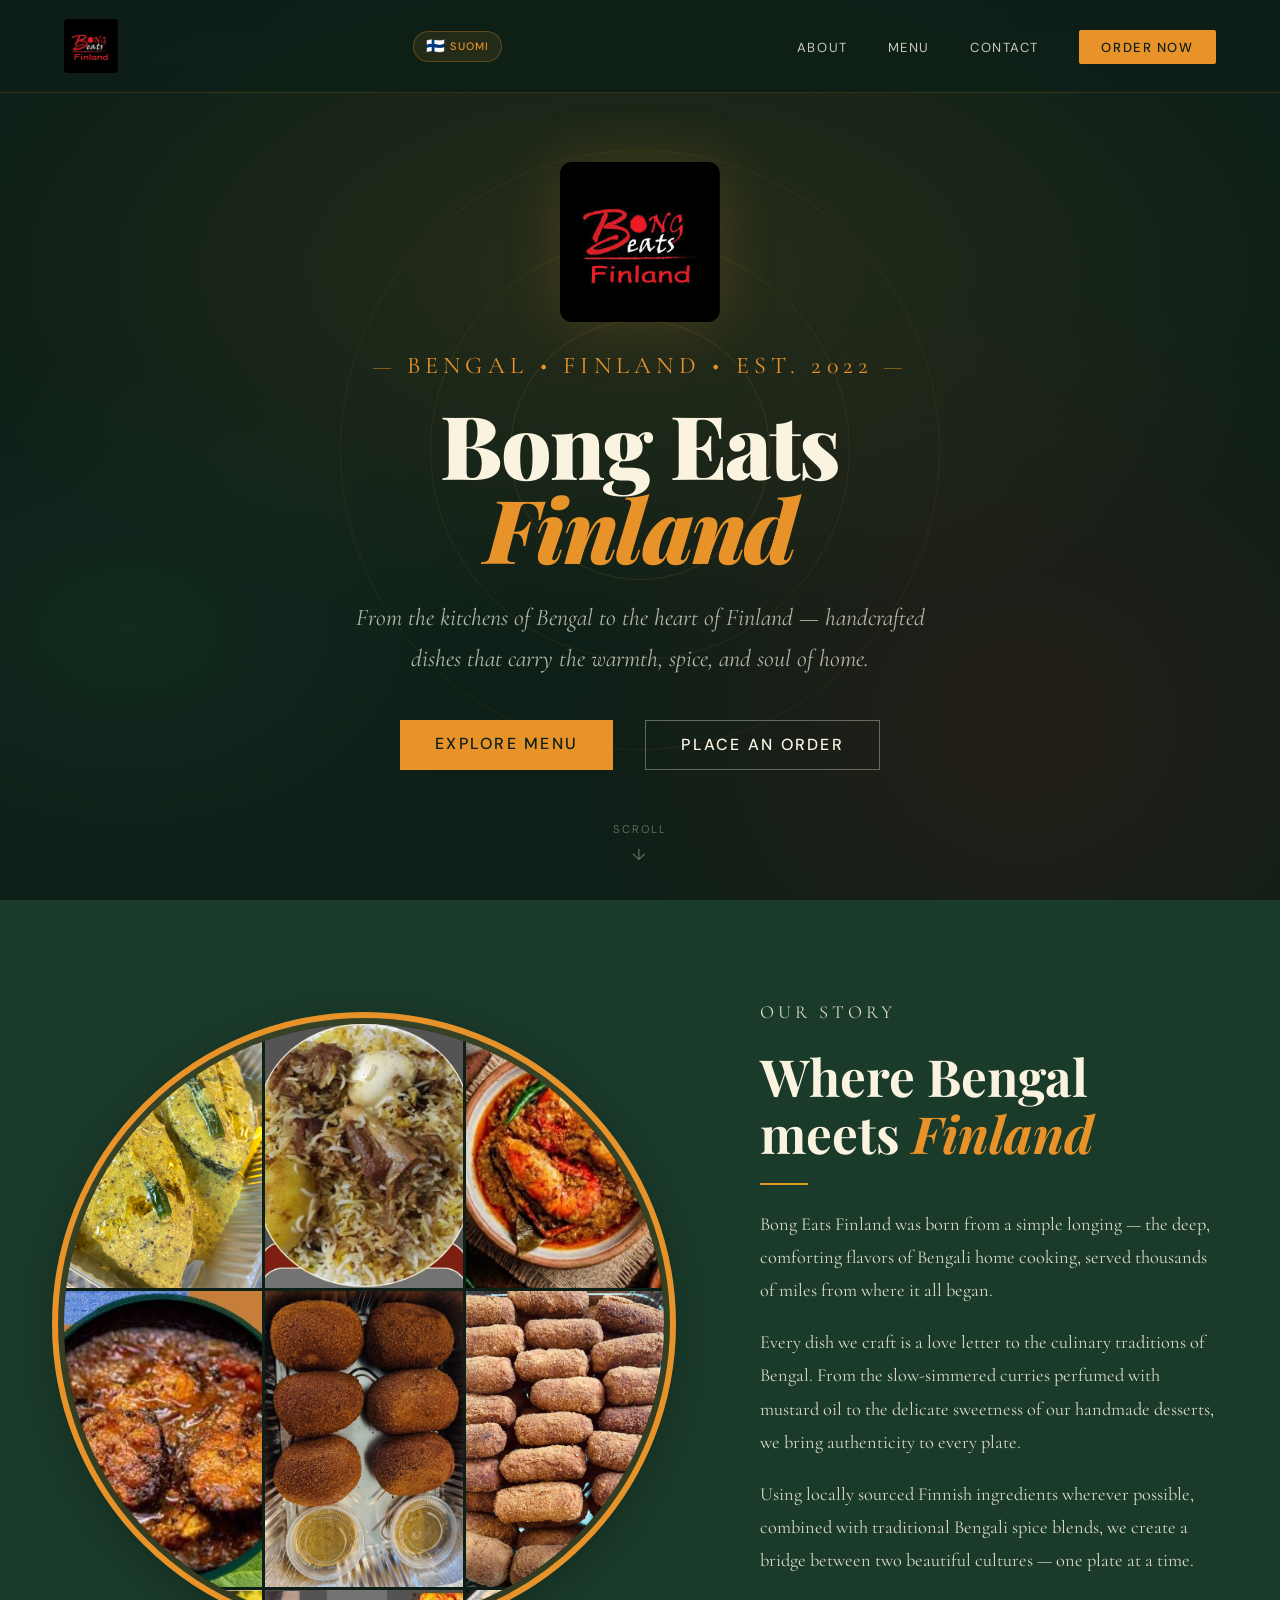
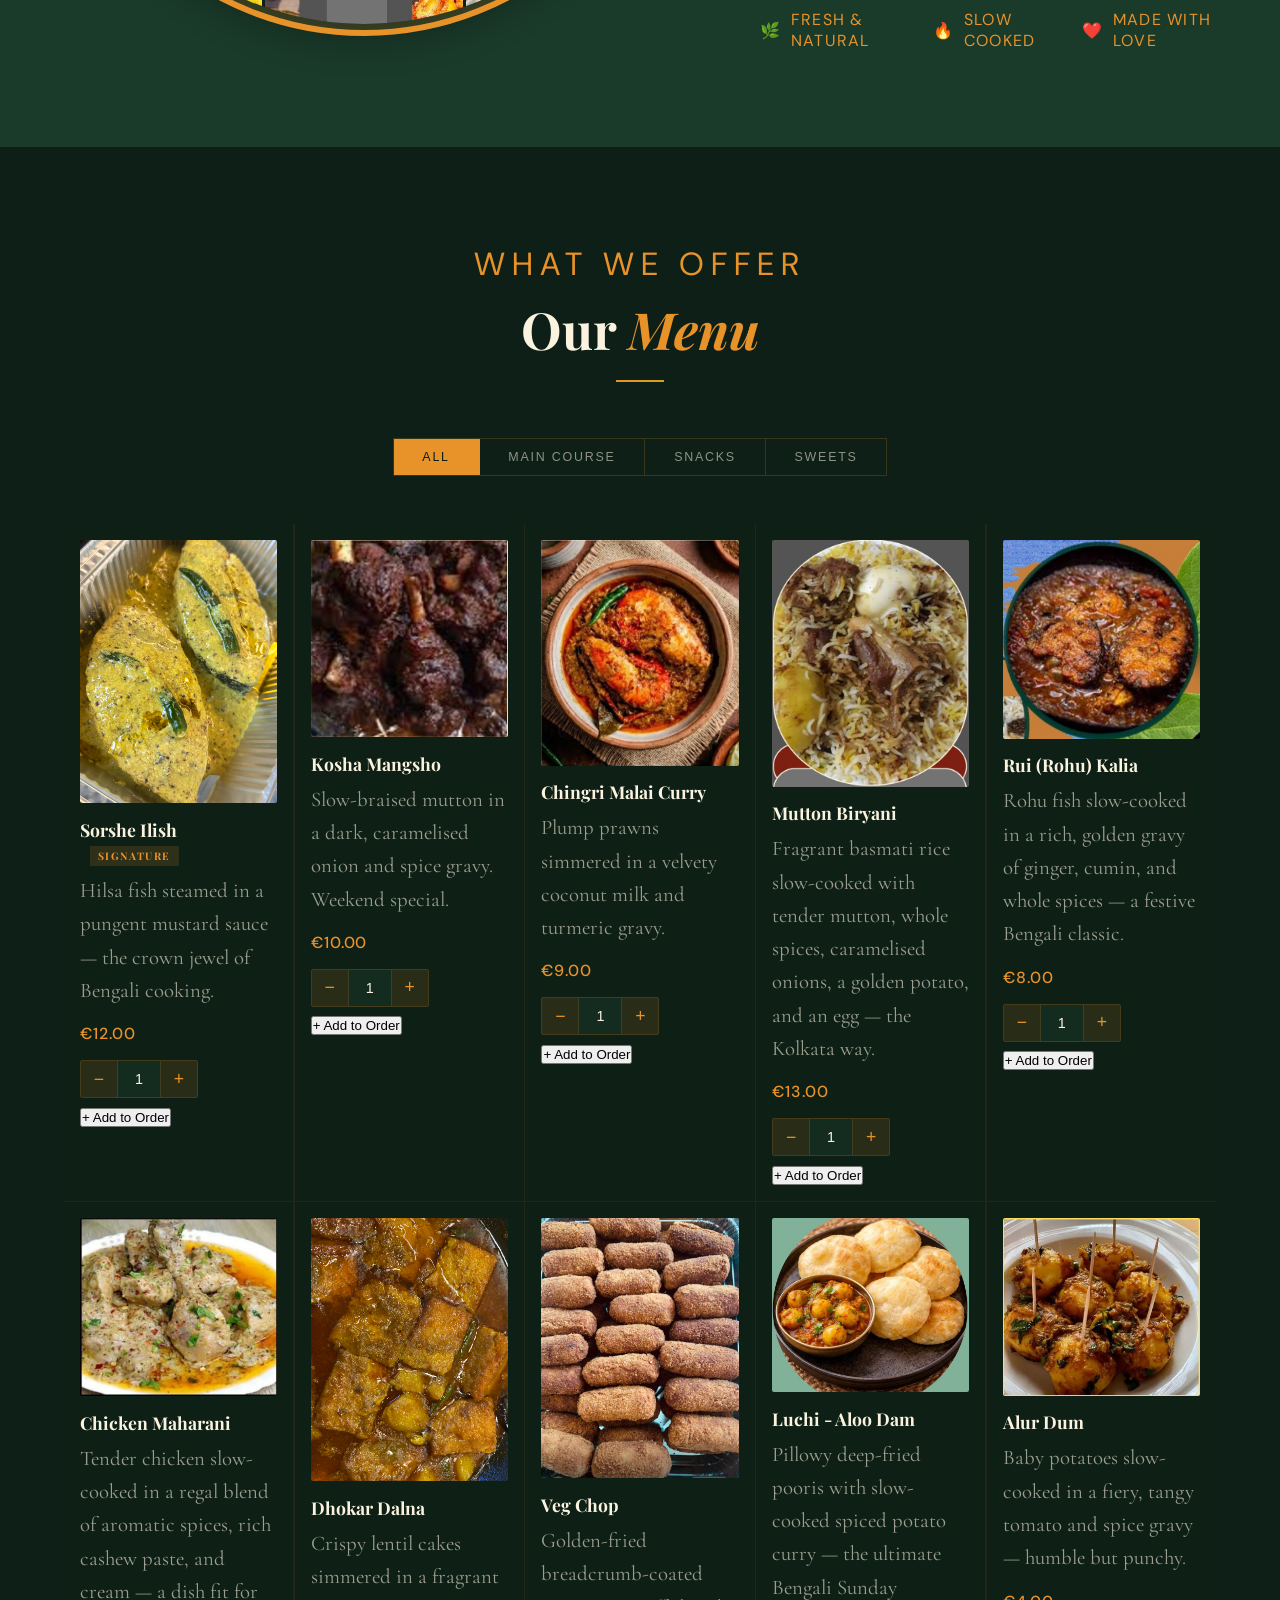
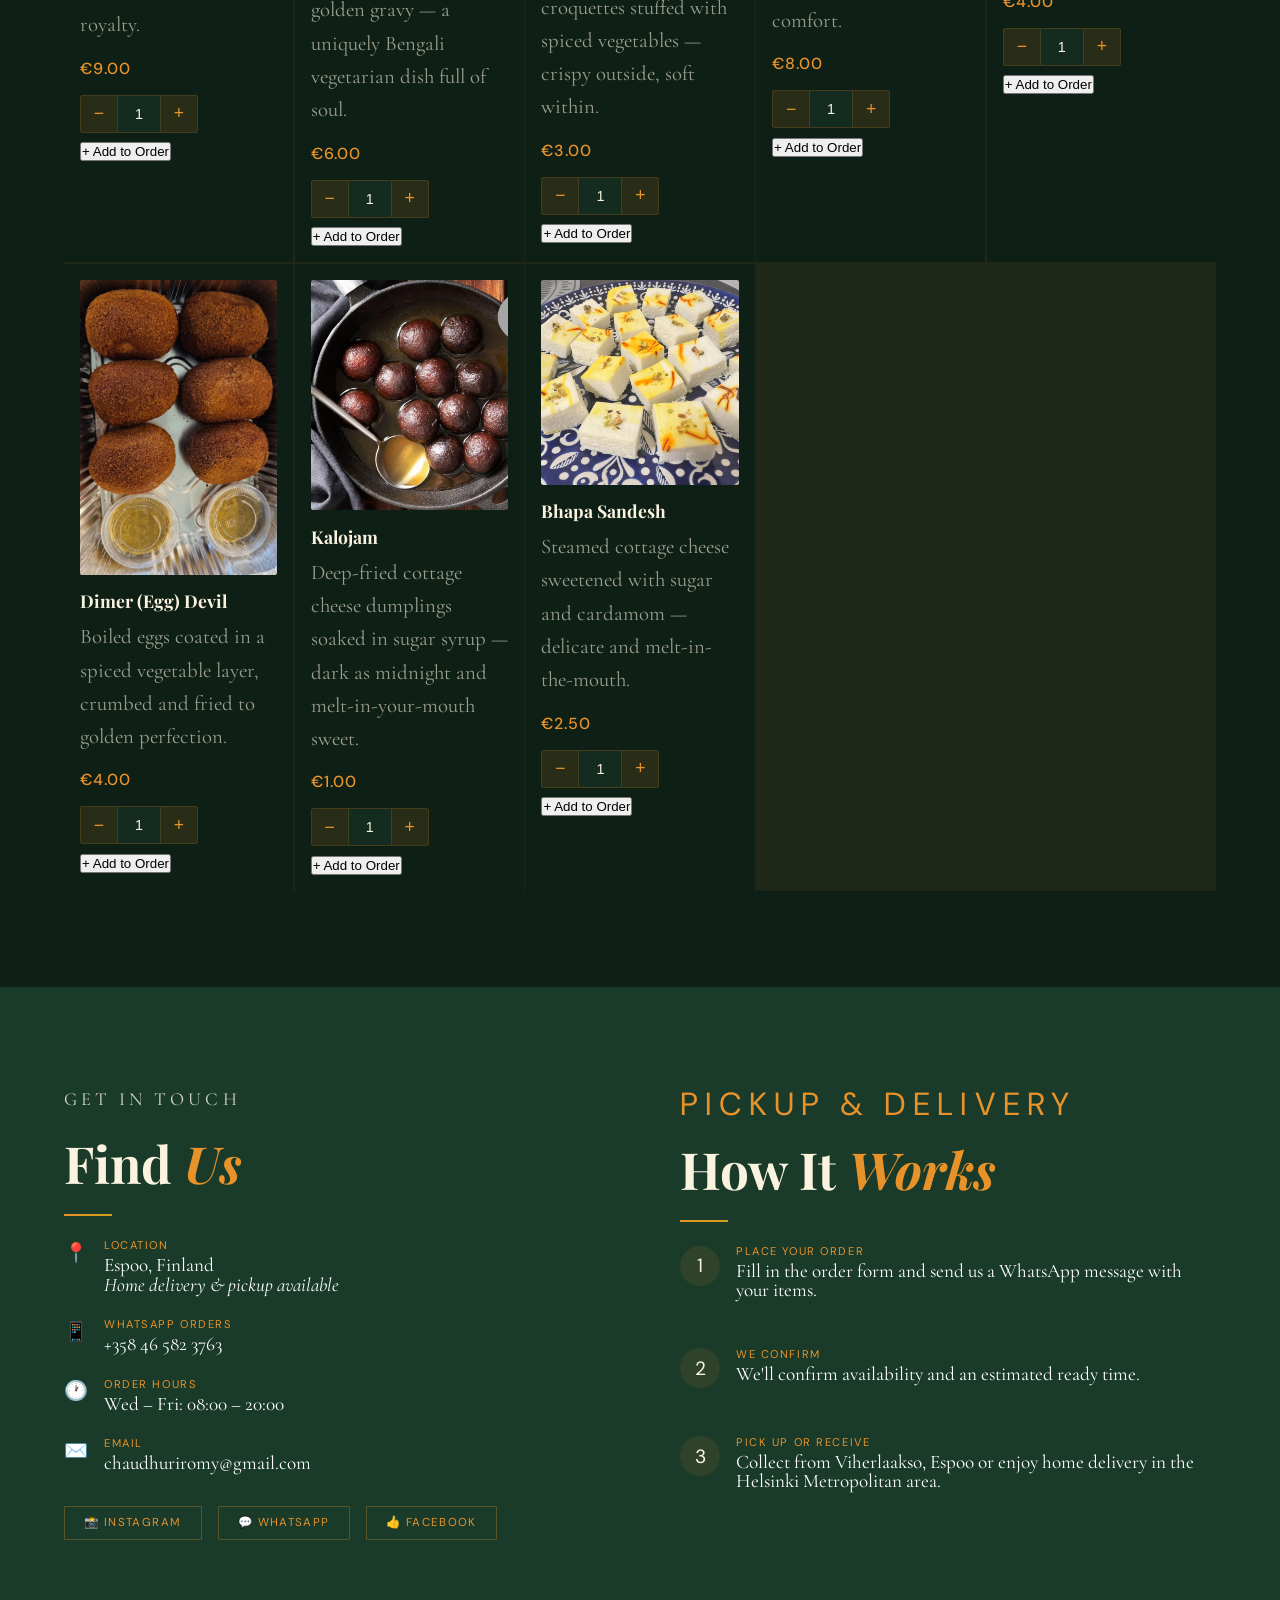
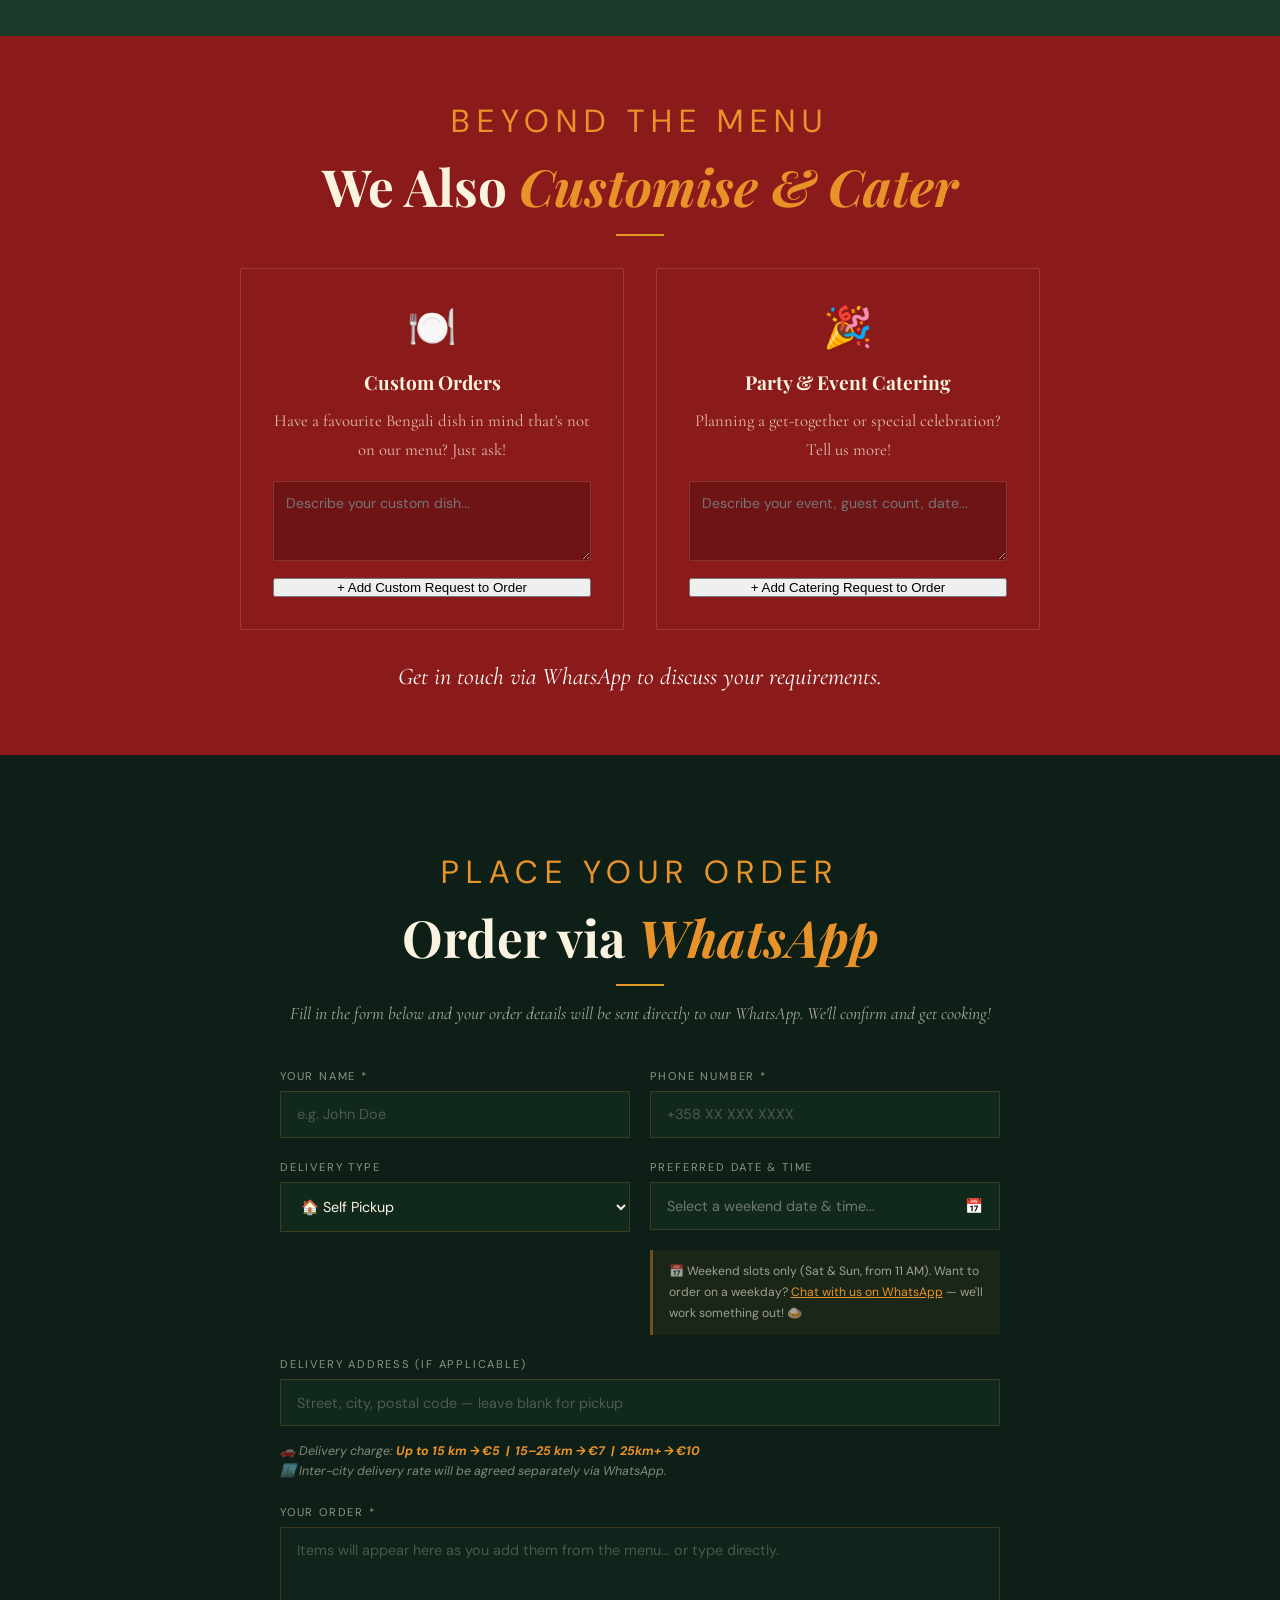
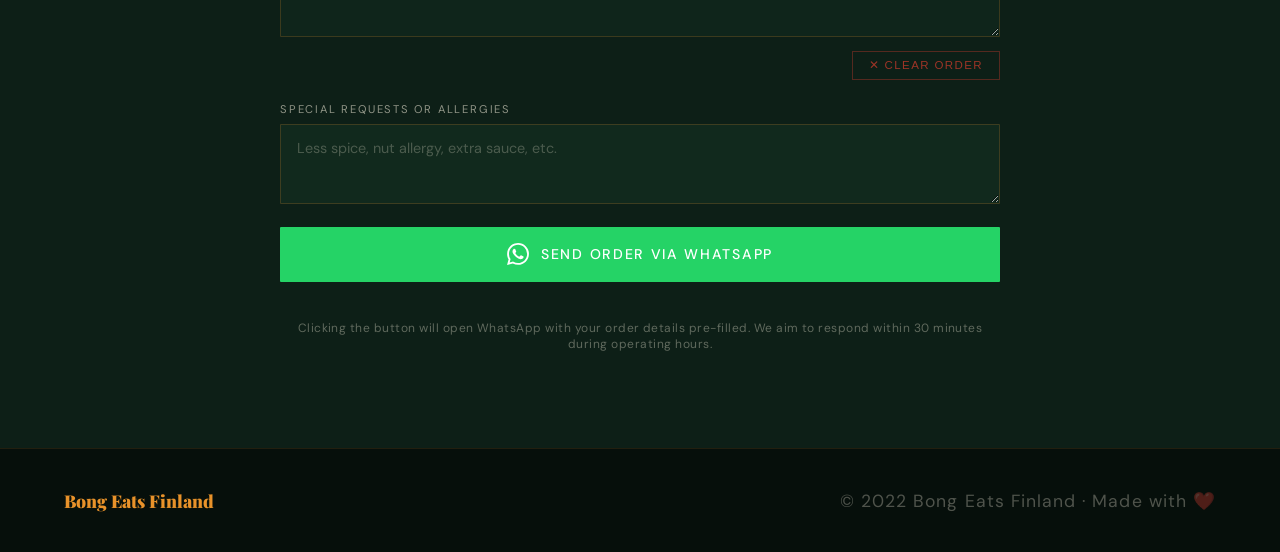
<file: index.html>
<!DOCTYPE html>
<html lang="en">
<head>
<meta charset="UTF-8">
<meta name="viewport" content="width=device-width, initial-scale=1.0">
<title>Bong Eats Finland – Authentic Bengali Cuisine</title>
<link rel="preconnect" href="https://fonts.googleapis.com">
<link href="https://fonts.googleapis.com/css2?family=Playfair+Display:ital,wght@0,400;0,700;0,900;1,400;1,700&family=Cormorant+Garamond:ital,wght@0,300;0,400;0,600;1,300;1,400&family=DM+Sans:wght@300;400;500&display=swap" rel="stylesheet">
<link rel="stylesheet" href="bef.css">
<link rel="manifest" href="manifest.json">
<link rel="apple-touch-icon" href="apple-touch-icon.png">
<meta name="apple-mobile-web-app-capable" content="yes">
<meta name="apple-mobile-web-app-status-bar-style" content="black-translucent">
<meta name="apple-mobile-web-app-title" content="Bong Eats">
<meta name="theme-color" content="#E8922A">
</head>
<body>

<!-- NAV -->
<nav>
  <div class="nav-logo">
    <img src="1777834721676_image.png" alt="Bong Eats Finland">
  </div>
  <div style="display:flex; align-items:center; gap:1rem;">
    <div id="langToggle" onclick="toggleLang()" style="cursor:pointer; display:flex; align-items:center; gap:0.35rem; background:rgba(232,146,42,0.1); border:1px solid rgba(232,146,42,0.3); border-radius:20px; padding:0.28rem 0.75rem; transition:background 0.2s;" title="Vaihda kieltä / Switch language">
      <span id="langFlag" style="font-size:0.95rem;">🇫🇮</span>
      <span id="langLabel" style="font-size:0.68rem; letter-spacing:0.1em; text-transform:uppercase; color:var(--saffron); font-weight:500;">Suomi</span>
    </div>
    <button class="hamburger" id="hamburger" onclick="toggleMenu()" aria-label="Menu">
      <span></span><span></span><span></span>
    </button>
  </div>
  <ul class="nav-links" id="navLinks">
    <li><a href="#about" onclick="toggleMenu()" data-en="About" data-fi="Tietoa">About</a></li>
    <li><a href="#menu" onclick="toggleMenu()" data-en="Menu" data-fi="Ruokalista">Menu</a></li>
    <li><a href="#contact" onclick="toggleMenu()" data-en="Contact" data-fi="Yhteystiedot">Contact</a></li>
    <li><a href="#order" onclick="toggleMenu()" class="nav-order-btn" data-en="Order Now" data-fi="Tilaa nyt">Order Now</a></li>
  </ul>
</nav>

<!-- HERO -->
<section id="hero">
  <div class="hero-bg"></div>
  <div class="mandala m1"></div>
  <div class="mandala m2"></div>
  <div class="mandala m3"></div>
  <img src="1777834721676_image.png" alt="Bong Eats Finland" style="width:160px;height:160px;object-fit:contain;border-radius:12px;margin-bottom:1.8rem;position:relative;box-shadow:0 0 60px rgba(232,146,42,0.18);">
  <p class="hero-badge">Bengal &bull; Finland &bull; Est. 2022</p>
  <h1 class="hero-title">
    <span class="line1">Bong Eats</span>
    <span class="line2">Finland</span>
  </h1>
  <p class="hero-sub" data-en="From the kitchens of Bengal to the heart of Finland — handcrafted dishes that carry the warmth, spice, and soul of home." data-fi="Bengalin keittiöistä Suomen sydämeen — käsintehtyä ruokaa, joka kantaa kodin lämpöä, mausteita ja sielua.">From the kitchens of Bengal to the heart of Finland — handcrafted dishes that carry the warmth, spice, and soul of home.</p>
  <div class="hero-cta-group">
    <a href="#menu" class="btn-primary" data-en="Explore Menu" data-fi="Tutustu ruokalistaan">Explore Menu</a>
    <a href="#order" class="btn-outline" data-en="Place an Order" data-fi="Tee tilaus">Place an Order</a>
  </div>
  <div class="scroll-hint" data-en="Scroll" data-fi="Vieritä">Scroll</div>
</section>

<!-- ABOUT -->
<section id="about">
  <div style="width:600px;height:600px;border-radius:50%;overflow:hidden;display:grid;grid-template-columns:1fr 1fr 1fr;grid-template-rows:1fr 1fr 1fr;gap:3px;background:#0D1F17;outline:6px solid #E8922A;outline-offset:6px;box-shadow:0 0 0 12px rgba(232,146,42,0.15),0 8px 40px rgba(0,0,0,0.4);">
    <img src="sorshe_ilish.jpg" style="width:100%;height:100%;object-fit:cover;">
    <img src="mutton_biryani.jpg" style="width:100%;height:100%;object-fit:cover;">
    <img src="chingri_malaikari.jpg" style="width:100%;height:100%;object-fit:cover;">
    <img src="rui_kalia.jpg" style="width:100%;height:100%;object-fit:cover;">
    <img src="egg_devil.jpg" style="width:100%;height:100%;object-fit:cover;">
    <img src="veg_chop.jpg" style="width:100%;height:100%;object-fit:cover;">
    <img src="basanti_polao-kasha_mangsho.jpg" style="width:100%;height:100%;object-fit:cover;">
    <img src="veg_fried_rice-chiili_chicken.jpg" style="width:100%;height:100%;object-fit:cover;">
    <img src="sorshe_ilish.jpg" style="width:100%;height:100%;object-fit:cover;">
  </div>
  <div class="about-text">
    <p class="section-label" data-en="Our Story" data-fi="Tarinamme">Our Story</p>
    <h2 class="section-title"><span data-en="Where Bengal meets" data-fi="Siellä missä Bengali kohtaa">Where Bengal meets</span> <em>Finland</em></h2>
    <div class="divider"></div>
    <p data-en="Bong Eats Finland was born from a simple longing — the deep, comforting flavors of Bengali home cooking, served thousands of miles from where it all began." data-fi="Bong Eats Finland syntyi yksinkertaisesta ikävästä — bengalilaisen kotikeittiön syvistä, lohduttavista mauista, tarjoiltuna tuhansien kilometrien päässä siitä, missä kaikki alkoi.">Bong Eats Finland was born from a simple longing — the deep, comforting flavors of Bengali home cooking, served thousands of miles from where it all began.</p>
    <p data-en="Every dish we craft is a love letter to the culinary traditions of Bengal. From the slow-simmered curries perfumed with mustard oil to the delicate sweetness of our handmade desserts, we bring authenticity to every plate." data-fi="Jokainen valmistamamme annos on rakkauskirje Bengalin kulinaarisille perinteille. Sinappiöljyllä tuoksuvista hitaasti haudutetuista currykeitoista käsintehtyjen jälkiruokiemme makeuteen — tuomme aitoutta jokaiselle lautaselle.">Every dish we craft is a love letter to the culinary traditions of Bengal. From the slow-simmered curries perfumed with mustard oil to the delicate sweetness of our handmade desserts, we bring authenticity to every plate.</p>
    <p data-en="Using locally sourced Finnish ingredients wherever possible, combined with traditional Bengali spice blends, we create a bridge between two beautiful cultures — one plate at a time." data-fi="Käyttämällä paikallisia suomalaisia raaka-aineita aina kun mahdollista, yhdistettynä perinteisiin bengalilaisiin mausteseoksiin, luomme sillan kahden kauniin kulttuurin välille — yksi lautanen kerrallaan.">Using locally sourced Finnish ingredients wherever possible, combined with traditional Bengali spice blends, we create a bridge between two beautiful cultures — one plate at a time.</p>
    <div class="values-row">
      <div class="value-pill"><span>🌿</span><span data-en="Fresh & Natural" data-fi="Tuoretta & Luonnollista">Fresh & Natural</span></div>
      <div class="value-pill"><span>🔥</span><span data-en="Slow Cooked" data-fi="Hitaasti keitetty">Slow Cooked</span></div>
      <div class="value-pill"><span>❤️</span><span data-en="Made with Love" data-fi="Tehty rakkaudella">Made with Love</span></div>
    </div>
  </div>
</section>

<!-- MENU -->
<section id="menu">
  <div class="menu-header">
    <p class="section-label" data-en="What We Offer" data-fi="Mitä tarjoamme">What We Offer</p>
    <h2 class="section-title"><span data-en="Our" data-fi="Meidän">Our</span> <em data-en="Menu" data-fi="Ruokalistamme">Menu</em></h2>
    <div class="divider"></div>
  </div>
  <div class="menu-tabs">
    <button class="tab-btn active" onclick="filterMenu('all',this)" data-en="All" data-fi="Kaikki">All</button>
    <button class="tab-btn" onclick="filterMenu('main',this)" data-en="Main Course" data-fi="Pääruoka">Main Course</button>
    <button class="tab-btn" onclick="filterMenu('snack',this)" data-en="Snacks" data-fi="Välipalat">Snacks</button>
    <button class="tab-btn" onclick="filterMenu('sweet',this)" data-en="Sweets" data-fi="Jälkiruoat">Sweets</button>
  </div>
  <div class="menu-grid" id="menuGrid">

    <div class="menu-item" data-cat="main">
      <img src="sorshe_ilish.jpg" style="width:100%;height:auto;object-fit:contain;border-radius:2px;margin-bottom:0.6rem;">
      <div class="item-name">Sorshe Ilish <span class="item-tag" data-en="Signature" data-fi="Erikoisuus">Signature</span></div>
      <div class="item-desc" data-en="Hilsa fish steamed in a pungent mustard sauce — the crown jewel of Bengali cooking." data-fi="Hilsa-kala höyrytettynä pistävässä sinappikasteikkeessa — bengalilaisen keittiön kruununjalokivi.">Hilsa fish steamed in a pungent mustard sauce — the crown jewel of Bengali cooking.</div>
      <div class="item-price">€12.00</div>
      <div style="display:flex;gap:0.6rem;margin-top:1rem;align-items:center;flex-wrap:wrap;">
        <div class="qty-stepper">
          <button type="button" onclick="stepQty('qty_sorshe',-1)">−</button>
          <input type="number" id="qty_sorshe" min="1" max="50" value="1">
          <button type="button" onclick="stepQty('qty_sorshe',1)">+</button>
        </div>
        <button type="button" onclick="addToOrder('Sorshe Ilish – €12.00','qty_sorshe')" class="add-btn" data-en="+ Add to Order" data-fi="+ Lisää tilaukseen">+ Add to Order</button>
      </div>
    </div>

    <div class="menu-item" data-cat="main">
      <img src="kasha_mangsho.jpg" style="width:100%;height:auto;object-fit:contain;border-radius:2px;margin-bottom:0.6rem;">
      <div class="item-name">Kosha Mangsho</div>
      <div class="item-desc" data-en="Slow-braised mutton in a dark, caramelised onion and spice gravy. Weekend special." data-fi="Hitaasti haudutettu lampaanliha tummassa, karamellisoitujen sipulien ja mausteiden kastikkeessa. Viikonlopun erikoisuus.">Slow-braised mutton in a dark, caramelised onion and spice gravy. Weekend special.</div>
      <div class="item-price">€10.00</div>
      <div style="display:flex;gap:0.6rem;margin-top:1rem;align-items:center;flex-wrap:wrap;">
        <div class="qty-stepper">
          <button type="button" onclick="stepQty('qty_kosha',-1)">−</button>
          <input type="number" id="qty_kosha" min="1" max="50" value="1">
          <button type="button" onclick="stepQty('qty_kosha',1)">+</button>
        </div>
        <button type="button" onclick="addToOrder('Kosha Mangsho – €10.00','qty_kosha')" class="add-btn" data-en="+ Add to Order" data-fi="+ Lisää tilaukseen">+ Add to Order</button>
      </div>
    </div>

    <div class="menu-item" data-cat="main">
      <img src="chingri_malaikari.jpg" style="width:100%;height:auto;object-fit:contain;border-radius:2px;margin-bottom:0.6rem;">
      <div class="item-name">Chingri Malai Curry</div>
      <div class="item-desc" data-en="Plump prawns simmered in a velvety coconut milk and turmeric gravy." data-fi="Mehevät katkaravut haudutettuna samettisessa kookosmaito- ja kurkumakastikkeessa.">Plump prawns simmered in a velvety coconut milk and turmeric gravy.</div>
      <div class="item-price">€9.00</div>
      <div style="display:flex;gap:0.6rem;margin-top:1rem;align-items:center;flex-wrap:wrap;">
        <div class="qty-stepper">
          <button type="button" onclick="stepQty('qty_cmc',-1)">−</button>
          <input type="number" id="qty_cmc" min="1" max="50" value="1">
          <button type="button" onclick="stepQty('qty_cmc',1)">+</button>
        </div>
        <button type="button" onclick="addToOrder('Chingri Malai Curry – €9.00','qty_cmc)" class="add-btn" data-en="+ Add to Order" data-fi="+ Lisää tilaukseen">+ Add to Order</button>
      </div>
    </div>

    <div class="menu-item" data-cat="main">
      <img src="mutton_biryani.jpg" style="width:100%;height:auto;object-fit:contain;border-radius:2px;margin-bottom:0.6rem;">
      <div class="item-name">Mutton Biryani</div>
      <div class="item-desc" data-en="Fragrant basmati rice slow-cooked with tender mutton, whole spices, caramelised onions, a golden potato, and an egg — the Kolkata way." data-fi="Tuoksuva basmatiriisi hitaasti kypsennetty murean lampaan, kokonaisten mausteiden, karamellisoitujen sipulien, kultaisen perunan ja munan kanssa — Kolkatan tyyliin.">Fragrant basmati rice slow-cooked with tender mutton, whole spices, caramelised onions, a golden potato, and an egg — the Kolkata way.</div>
      <div class="item-price">€13.00</div>
      <div style="display:flex;gap:0.6rem;margin-top:1rem;align-items:center;flex-wrap:wrap;">
        <div class="qty-stepper">
          <button type="button" onclick="stepQty('qty_mb',-1)">−</button>
          <input type="number" id="qty_mb" min="1" max="50" value="1">
          <button type="button" onclick="stepQty('qty_mb',1)">+</button>
        </div>
        <button type="button" onclick="addToOrder('Mutton Biryani – €13.00','qty_mb')" class="add-btn" data-en="+ Add to Order" data-fi="+ Lisää tilaukseen">+ Add to Order</button>
      </div>
    </div>

    <div class="menu-item" data-cat="main">
      <img src="rui_kalia.jpg" style="width:100%;height:auto;object-fit:contain;border-radius:2px;margin-bottom:0.6rem;">
      <div class="item-name">Rui (Rohu) Kalia</div>
      <div class="item-desc" data-en="Rohu fish slow-cooked in a rich, golden gravy of ginger, cumin, and whole spices — a festive Bengali classic." data-fi="Rohu-kala hitaasti kypsennetty rikkaassa, kultaisessa inkivääri-, kumina- ja kokonaisten mausteiden kastikkeessa — bengalilainen juhlaklassikko.">Rohu fish slow-cooked in a rich, golden gravy of ginger, cumin, and whole spices — a festive Bengali classic.</div>
      <div class="item-price">€8.00</div>
      <div style="display:flex;gap:0.6rem;margin-top:1rem;align-items:center;flex-wrap:wrap;">
        <div class="qty-stepper">
          <button type="button" onclick="stepQty('qty_rk',-1)">−</button>
          <input type="number" id="qty_rk" min="1" max="50" value="1">
          <button type="button" onclick="stepQty('qty_rk',1)">+</button>
        </div>
        <button type="button" onclick="addToOrder('Rui (Rohu) Kalia – €8.00','qty_rk')" class="add-btn" data-en="+ Add to Order" data-fi="+ Lisää tilaukseen">+ Add to Order</button>
      </div>
    </div>

    <div class="menu-item" data-cat="main">
      <img src="Chicken_maharani.jpg" style="width:100%;height:auto;object-fit:contain;border-radius:2px;margin-bottom:0.6rem;">
      <div class="item-name">Chicken Maharani</div>
      <div class="item-desc" data-en="Tender chicken slow-cooked in a regal blend of aromatic spices, rich cashew paste, and cream — a dish fit for royalty." data-fi="Murea kana hitaasti kypsennetty kuninkaallisessa aromaattisten mausteiden, rikkaan cashewpastan ja kerman sekoituksessa.">Tender chicken slow-cooked in a regal blend of aromatic spices, rich cashew paste, and cream — a dish fit for royalty.</div>
      <div class="item-price">€9.00</div>
      <div style="display:flex;gap:0.6rem;margin-top:1rem;align-items:center;flex-wrap:wrap;">
        <div class="qty-stepper">
          <button type="button" onclick="stepQty('qty_rani',-1)">−</button>
          <input type="number" id="qty_rani" min="1" max="50" value="1">
          <button type="button" onclick="stepQty('qty_rani',1)">+</button>
        </div>
        <button type="button" onclick="addToOrder('Chicken Maharani – €9.00','qty_rani')" class="add-btn" data-en="+ Add to Order" data-fi="+ Lisää tilaukseen">+ Add to Order</button>
      </div>
    </div>

    <div class="menu-item" data-cat="main">
      <img src="Dhokar_dalna.jpeg" style="width:100%;height:auto;object-fit:contain;border-radius:2px;margin-bottom:0.6rem;">
      <div class="item-name">Dhokar Dalna</div>
      <div class="item-desc" data-en="Crispy lentil cakes simmered in a fragrant golden gravy — a uniquely Bengali vegetarian dish full of soul." data-fi="Rapeita linssipiirakoita haudutettuna tuoksuvassa kultaisessa kastikkeessa — ainutlaatuinen bengalilainen kasvisruoka.">Crispy lentil cakes simmered in a fragrant golden gravy — a uniquely Bengali vegetarian dish full of soul.</div>
      <div class="item-price">€6.00</div>
      <div style="display:flex;gap:0.6rem;margin-top:1rem;align-items:center;flex-wrap:wrap;">
        <div class="qty-stepper">
          <button type="button" onclick="stepQty('qty_dhoka',-1)">−</button>
          <input type="number" id="qty_dhoka" min="1" max="50" value="1">
          <button type="button" onclick="stepQty('qty_dhoka',1)">+</button>
        </div>
        <button type="button" onclick="addToOrder('Dhokar Dalna – €6.00','qty_dhoka')" class="add-btn" data-en="+ Add to Order" data-fi="+ Lisää tilaukseen">+ Add to Order</button>
      </div>
    </div>

    <div class="menu-item" data-cat="snack">
      <img src="veg_chop.jpg" style="width:100%;height:auto;object-fit:contain;border-radius:2px;margin-bottom:0.6rem;">
      <div class="item-name">Veg Chop</div>
      <div class="item-desc" data-en="Golden-fried breadcrumb-coated croquettes stuffed with spiced vegetables — crispy outside, soft within." data-fi="Kultaiseksi paistetut kroketit täytetty mausteisilla kasviksilla — rapea ulkoa, pehmeä sisältä.">Golden-fried breadcrumb-coated croquettes stuffed with spiced vegetables — crispy outside, soft within.</div>
      <div class="item-price">€3.00</div>
      <div style="display:flex;gap:0.6rem;margin-top:1rem;align-items:center;flex-wrap:wrap;">
        <div class="qty-stepper">
          <button type="button" onclick="stepQty('qty_vc',-1)">−</button>
          <input type="number" id="qty_vc" min="1" max="50" value="1">
          <button type="button" onclick="stepQty('qty_vc',1)">+</button>
        </div>
        <button type="button" onclick="addToOrder('Veg Chop – €3.00','qty_vc')" class="add-btn" data-en="+ Add to Order" data-fi="+ Lisää tilaukseen">+ Add to Order</button>
      </div>
    </div>

    <div class="menu-item" data-cat="snack">
      <img src="luchi_aludam.jpg" style="width:100%;height:auto;object-fit:contain;border-radius:2px;margin-bottom:0.6rem;">
      <div class="item-name">Luchi - Aloo Dam</div>
      <div class="item-desc" data-en="Pillowy deep-fried pooris with slow-cooked spiced potato curry — the ultimate Bengali Sunday comfort." data-fi="Pehmeät uppopaistetut purit hitaasti keitetyn mausteisen perunacurryn kanssa — bengalilaisen sunnuntain lohdutus.">Pillowy deep-fried pooris with slow-cooked spiced potato curry — the ultimate Bengali Sunday comfort.</div>
      <div class="item-price">€8.00</div>
      <div style="display:flex;gap:0.6rem;margin-top:1rem;align-items:center;flex-wrap:wrap;">
        <div class="qty-stepper">
          <button type="button" onclick="stepQty('qty_luchi',-1)">−</button>
          <input type="number" id="qty_luchi" min="1" max="50" value="1">
          <button type="button" onclick="stepQty('qty_luchi',1)">+</button>
        </div>
        <button type="button" onclick="addToOrder('Luchi - Aloo Dam – €8.00','qty_luchi')" class="add-btn" data-en="+ Add to Order" data-fi="+ Lisää tilaukseen">+ Add to Order</button>
      </div>
    </div>

    <div class="menu-item" data-cat="snack">
      <img src="alu_dam.jpg" style="width:100%;height:auto;object-fit:contain;border-radius:2px;margin-bottom:0.6rem;">
      <div class="item-name">Alur Dum</div>
      <div class="item-desc" data-en="Baby potatoes slow-cooked in a fiery, tangy tomato and spice gravy — humble but punchy." data-fi="Pieniä perunoita hitaasti kypsennetty tulisessa tomaatti- ja mausteliemessä — nöyrä mutta voimakas.">Baby potatoes slow-cooked in a fiery, tangy tomato and spice gravy — humble but punchy.</div>
      <div class="item-price">€4.00</div>
      <div style="display:flex;gap:0.6rem;margin-top:1rem;align-items:center;flex-wrap:wrap;">
        <div class="qty-stepper">
          <button type="button" onclick="stepQty('qty_alurdum',-1)">−</button>
          <input type="number" id="qty_alurdum" min="1" max="50" value="1">
          <button type="button" onclick="stepQty('qty_alurdum',1)">+</button>
        </div>
        <button type="button" onclick="addToOrder('Alur Dum – €4.00','qty_alurdum')" class="add-btn" data-en="+ Add to Order" data-fi="+ Lisää tilaukseen">+ Add to Order</button>
      </div>
    </div>

    <div class="menu-item" data-cat="snack">
      <img src="egg_devil.jpg" style="width:100%;height:auto;object-fit:contain;border-radius:2px;margin-bottom:0.6rem;">
      <div class="item-name">Dimer (Egg) Devil</div>
      <div class="item-desc" data-en="Boiled eggs coated in a spiced vegetable layer, crumbed and fried to golden perfection." data-fi="Keitetyt munat päällystetty mausteisella kasviskerroksella, korppujauhotettu ja paistettu kultaiseen täydellisyyteen.">Boiled eggs coated in a spiced vegetable layer, crumbed and fried to golden perfection.</div>
      <div class="item-price">€4.00</div>
      <div style="display:flex;gap:0.6rem;margin-top:1rem;align-items:center;flex-wrap:wrap;">
        <div class="qty-stepper">
          <button type="button" onclick="stepQty('qty_eggdevil',-1)">−</button>
          <input type="number" id="qty_eggdevil" min="1" max="50" value="1">
          <button type="button" onclick="stepQty('qty_eggdevil',1)">+</button>
        </div>
        <button type="button" onclick="addToOrder('Dimer (Egg) Devil – €4.00','qty_eggdevil')" class="add-btn" data-en="+ Add to Order" data-fi="+ Lisää tilaukseen">+ Add to Order</button>
      </div>
    </div>

    <div class="menu-item" data-cat="sweet">
      <img src="kalojam.jpg" style="width:100%;height:auto;object-fit:contain;border-radius:2px;margin-bottom:0.6rem;">
      <div class="item-name">Kalojam</div>
      <div class="item-desc" data-en="Deep-fried cottage cheese dumplings soaked in sugar syrup — dark as midnight and melt-in-your-mouth sweet." data-fi="Uppopaistetut rahkanyytit sokerisiirappiin liotettuna — yön mustia ja suussa sulavia.">Deep-fried cottage cheese dumplings soaked in sugar syrup — dark as midnight and melt-in-your-mouth sweet.</div>
      <div class="item-price">€1.00</div>
      <div style="display:flex;gap:0.6rem;margin-top:1rem;align-items:center;flex-wrap:wrap;">
        <div class="qty-stepper">
          <button type="button" onclick="stepQty('qty_kalojam',-1)">−</button>
          <input type="number" id="qty_kalojam" min="1" max="50" value="1">
          <button type="button" onclick="stepQty('qty_kalojam',1)">+</button>
        </div>
        <button type="button" onclick="addToOrder('Kalojam – €1.00','qty_kalojam')" class="add-btn" data-en="+ Add to Order" data-fi="+ Lisää tilaukseen">+ Add to Order</button>
      </div>
    </div>

    <div class="menu-item" data-cat="sweet">
      <img src="bhapa_sandesh.jpg" style="width:100%;height:auto;object-fit:contain;border-radius:2px;margin-bottom:0.6rem;">
      <div class="item-name">Bhapa Sandesh</div>
      <div class="item-desc" data-en="Steamed cottage cheese sweetened with sugar and cardamom — delicate and melt-in-the-mouth." data-fi="Höyrytetty rahka makeutettuna sokerilla ja kardamomilla — herkkä ja suussa sulava.">Steamed cottage cheese sweetened with sugar and cardamom — delicate and melt-in-the-mouth.</div>
      <div class="item-price">€2.50</div>
      <div style="display:flex;gap:0.6rem;margin-top:1rem;align-items:center;flex-wrap:wrap;">
        <div class="qty-stepper">
          <button type="button" onclick="stepQty('qty_bhapa',-1)">−</button>
          <input type="number" id="qty_bhapa" min="1" max="50" value="1">
          <button type="button" onclick="stepQty('qty_bhapa',1)">+</button>
        </div>
        <button type="button" onclick="addToOrder('Bhapa Sandesh – €2.50','qty_bhapa')" class="add-btn" data-en="+ Add to Order" data-fi="+ Lisää tilaukseen">+ Add to Order</button>
      </div>
    </div>

  </div>
</section>

<!-- CONTACT -->
<section id="contact">
  <div class="about-text">
    <p class="section-label" data-en="Get in Touch" data-fi="Ota yhteyttä">Get in Touch</p>
    <h2 class="section-title"><span data-en="Find" data-fi="Löydä">Find</span> <em data-en="Us" data-fi="meidät">Us</em></h2>
    <div class="divider"></div>
    <div class="contact-detail">
      <div class="contact-icon">📍</div>
      <div>
        <div class="contact-label" data-en="Location" data-fi="Sijainti">Location</div>
        <div class="contact-value">Espoo, Finland<br><em data-en="Home delivery & pickup available" data-fi="Kotiinkuljetus & nouto saatavilla">Home delivery & pickup available</em></div>
      </div>
    </div>
    <div class="contact-detail">
      <div class="contact-icon">📱</div>
      <div>
        <div class="contact-label" data-en="WhatsApp Orders" data-fi="WhatsApp-tilaukset">WhatsApp Orders</div>
        <div class="contact-value">+358 46 582 3763</div>
      </div>
    </div>
    <div class="contact-detail">
      <div class="contact-icon">🕐</div>
      <div>
        <div class="contact-label" data-en="Order Hours" data-fi="Tilausajat">Order Hours</div>
        <div class="contact-value" data-en="Wed – Fri: 08:00 – 20:00" data-fi="Ke – Pe: 08:00 – 20:00">Wed – Fri: 08:00 – 20:00</div>
      </div>
    </div>
    <div class="contact-detail">
      <div class="contact-icon">✉️</div>
      <div>
        <div class="contact-label" data-en="Email" data-fi="Sähköposti">Email</div>
        <div class="contact-value">chaudhuriromy@gmail.com</div>
      </div>
    </div>
    <div class="social-row">
      <a href="https://www.instagram.com/bong_eats_finland/" target="_blank" class="social-btn">📸 Instagram</a>
      <a href="https://whatsapp.com/channel/0029Vb6AsKt1SWtATu681S3f" target="_blank" class="social-btn">💬 WhatsApp</a>
      <a href="https://tinyurl.com/bongeatsfinland" target="_blank" class="social-btn">👍 Facebook</a>
    </div>
  </div>
  <div>
    <p class="section-label" data-en="Pickup & Delivery" data-fi="Nouto & Toimitus">Pickup & Delivery</p>
    <h2 class="section-title"><span data-en="How It" data-fi="Miten se">How It</span> <em data-en="Works" data-fi="toimii">Works</em></h2>
    <div class="divider"></div>
    <div style="display:flex;flex-direction:column;gap:1.5rem;margin-top:1rem;">
      <div class="contact-detail">
        <div class="contact-icon" style="background:rgba(232,146,42,0.1);width:40px;height:40px;display:flex;align-items:center;justify-content:center;border-radius:50%;flex-shrink:0;">1</div>
        <div>
          <div class="contact-label" data-en="Place Your Order" data-fi="Tee tilauksesi">Place Your Order</div>
          <div class="contact-value" data-en="Fill in the order form and send us a WhatsApp message with your items." data-fi="Täytä tilauslomake ja lähetä meille WhatsApp-viesti tuotteistasi.">Fill in the order form and send us a WhatsApp message with your items.</div>
        </div>
      </div>
      <div class="contact-detail">
        <div class="contact-icon" style="background:rgba(232,146,42,0.1);width:40px;height:40px;display:flex;align-items:center;justify-content:center;border-radius:50%;flex-shrink:0;">2</div>
        <div>
          <div class="contact-label" data-en="We Confirm" data-fi="Vahvistamme">We Confirm</div>
          <div class="contact-value" data-en="We'll confirm availability and an estimated ready time." data-fi="Vahvistamme saatavuuden ja arvioidun valmistusajan.">We'll confirm availability and an estimated ready time.</div>
        </div>
      </div>
      <div class="contact-detail">
        <div class="contact-icon" style="background:rgba(232,146,42,0.1);width:40px;height:40px;display:flex;align-items:center;justify-content:center;border-radius:50%;flex-shrink:0;">3</div>
        <div>
          <div class="contact-label" data-en="Pick Up or Receive" data-fi="Nouda tai vastaanota">Pick Up or Receive</div>
          <div class="contact-value" data-en="Collect from Viherlaakso, Espoo or enjoy home delivery in the Helsinki Metropolitan area." data-fi="Nouda Viherlaaksosta, Espoosta tai nauti kotiinkuljetuksesta Helsingin metropolialueella.">Collect from Viherlaakso, Espoo or enjoy home delivery in the Helsinki Metropolitan area.</div>
        </div>
      </div>
    </div>
  </div>
</section>

<!-- SPECIALS -->
<section style="background:var(--deep-red);padding:4rem;text-align:center;">
  <div style="max-width:800px;margin:0 auto;">
    <p class="section-label" data-en="Beyond the Menu" data-fi="Ruokalistan ulkopuolella">Beyond the Menu</p>
    <h2 class="section-title" style="margin-bottom:1rem;"><span data-en="We Also" data-fi="Teemme myös">We Also</span> <em data-en="Customise & Cater" data-fi="Räätälöimme & Cateringia">Customise & Cater</em></h2>
    <div class="divider" style="margin:1.2rem auto;"></div>
    <div style="display:grid;grid-template-columns:1fr 1fr;gap:2rem;margin-top:2rem;">
      <div style="border:1px solid rgba(250,243,224,0.15);padding:2rem;border-radius:2px;">
        <div style="font-size:2.5rem;margin-bottom:1rem;">🍽️</div>
        <h3 style="font-family:'Playfair Display',serif;font-size:1.2rem;margin-bottom:0.8rem;color:var(--cream);" data-en="Custom Orders" data-fi="Räätälöidyt tilaukset">Custom Orders</h3>
        <p style="font-family:'Cormorant Garamond',serif;font-size:1.05rem;color:rgba(250,243,224,0.75);line-height:1.7;" data-en="Have a favourite Bengali dish in mind that's not on our menu? Just ask!" data-fi="Onko sinulla mielessä suosikki bengalilainen ruoka, jota ei ole ruokalistassamme? Kysy vain!">Have a favourite Bengali dish in mind that's not on our menu? Just ask!</p>
        <textarea id="customInput" placeholder="Describe your custom dish..." data-en-placeholder="Describe your custom dish..." data-fi-placeholder="Kuvaile räätälöityä ruokaasi..." style="width:100%;margin-top:1rem;padding:0.75rem;background:rgba(0,0,0,0.2);border:1px solid rgba(250,243,224,0.15);color:var(--cream);font-family:'DM Sans',sans-serif;font-size:0.88rem;border-radius:2px;min-height:80px;outline:none;"></textarea>
        <button type="button" onclick="addCustom('custom')" class="add-btn" style="margin-top:0.75rem;width:100%;" data-en="+ Add Custom Request to Order" data-fi="+ Lisää räätälöity pyyntö tilaukseen">+ Add Custom Request to Order</button>
      </div>
      <div style="border:1px solid rgba(250,243,224,0.15);padding:2rem;border-radius:2px;">
        <div style="font-size:2.5rem;margin-bottom:1rem;">🎉</div>
        <h3 style="font-family:'Playfair Display',serif;font-size:1.2rem;margin-bottom:0.8rem;color:var(--cream);" data-en="Party & Event Catering" data-fi="Juhlat & Tapahtumaruokailu">Party & Event Catering</h3>
        <p style="font-family:'Cormorant Garamond',serif;font-size:1.05rem;color:rgba(250,243,224,0.75);line-height:1.7;" data-en="Planning a get-together or special celebration? Tell us more!" data-fi="Suunnitteletko kokoontumista tai erikoisjuhlaa? Kerro meille lisää!">Planning a get-together or special celebration? Tell us more!</p>
        <textarea id="cateringInput" placeholder="Describe your event, guest count, date..." data-en-placeholder="Describe your event, guest count, date..." data-fi-placeholder="Kuvaile tapahtumaasi, vierasmäärää, päivämäärää..." style="width:100%;margin-top:1rem;padding:0.75rem;background:rgba(0,0,0,0.2);border:1px solid rgba(250,243,224,0.15);color:var(--cream);font-family:'DM Sans',sans-serif;font-size:0.88rem;border-radius:2px;min-height:80px;outline:none;"></textarea>
        <button type="button" onclick="addCustom('catering')" class="add-btn" style="margin-top:0.75rem;width:100%;" data-en="+ Add Catering Request to Order" data-fi="+ Lisää cateringpyyntö tilaukseen">+ Add Catering Request to Order</button>
      </div>
    </div>
    <p style="margin-top:2rem;font-family:'Cormorant Garamond',serif;font-size:1.5rem;color:white;font-style:italic;" data-en="Get in touch via WhatsApp to discuss your requirements." data-fi="Ota yhteyttä WhatsAppin kautta ja kerro tarpeistasi.">Get in touch via WhatsApp to discuss your requirements.</p>
  </div>
</section>

<!-- ORDER -->
<section id="order">
  <div class="order-inner">
    <p class="section-label" data-en="Place Your Order" data-fi="Tee tilauksesi">Place Your Order</p>
    <h2 class="section-title"><span data-en="Order via" data-fi="Tilaa">Order via</span> <em>WhatsApp</em></h2>
    <div class="divider"></div>
    <p class="order-sub" data-en="Fill in the form below and your order details will be sent directly to our WhatsApp. We'll confirm and get cooking!" data-fi="Täytä alla oleva lomake ja tilaustietosi lähetetään suoraan WhatsAppiimme. Vahvistamme ja ryhdymme kokkaamaan!">Fill in the form below and your order details will be sent directly to our WhatsApp. We'll confirm and get cooking!</p>
    <div class="order-form">
      <div class="form-row">
        <div class="form-group">
          <label class="form-label" data-en="Your Name *" data-fi="Nimesi *">Your Name *</label>
          <input type="text" class="form-input" id="orderName" placeholder="e.g. John Doe" data-en-placeholder="e.g. John Doe" data-fi-placeholder="esim. Matti Meikäläinen">
        </div>
        <div class="form-group">
          <label class="form-label" data-en="Phone Number *" data-fi="Puhelinnumero *">Phone Number *</label>
          <input type="tel" class="form-input" id="orderPhone" placeholder="+358 XX XXX XXXX">
        </div>
      </div>
      <div class="form-row">
        <div class="form-group">
          <label class="form-label" data-en="Delivery Type" data-fi="Toimitustapa">Delivery Type</label>
          <select class="form-select" id="orderType">
            <option value="Pickup" data-en="🏠 Self Pickup" data-fi="🏠 Itse nouto">🏠 Self Pickup</option>
            <option value="Delivery" data-en="🚗 Home Delivery" data-fi="🚗 Kotiinkuljetus">🚗 Home Delivery</option>
          </select>
        </div>
        <div class="form-group">
          <label class="form-label" data-en="Preferred Date & Time" data-fi="Toivottu päivä & aika">Preferred Date & Time</label>
          <input type="hidden" id="orderTime">
          <div id="calTrigger" onclick="toggleCalendar()" class="form-input" style="cursor:pointer;display:flex;justify-content:space-between;align-items:center;user-select:none;">
            <span id="calDisplay" style="color:rgba(250,243,224,0.4);" data-en="Select a weekend date & time..." data-fi="Valitse viikonlopun päivä & aika...">Select a weekend date & time...</span>
            <span style="color:var(--saffron);font-size:0.9rem;">📅</span>
          </div>
          <div id="customCal" style="display:none;margin-top:0.5rem;background:rgba(13,31,23,0.97);border:1px solid rgba(232,146,42,0.25);border-radius:2px;padding:1.2rem;z-index:50;position:relative;">
            <div style="display:flex;justify-content:space-between;align-items:center;margin-bottom:1rem;">
              <button type="button" onclick="changeMonth(-1)" style="background:none;border:none;color:var(--saffron);font-size:1.2rem;cursor:pointer;padding:0.2rem 0.6rem;">‹</button>
              <span id="calMonthLabel" style="font-family:'Playfair Display',serif;font-size:1rem;color:var(--cream);"></span>
              <button type="button" onclick="changeMonth(1)" style="background:none;border:none;color:var(--saffron);font-size:1.2rem;cursor:pointer;padding:0.2rem 0.6rem;">›</button>
            </div>
            <div style="display:grid;grid-template-columns:repeat(7,1fr);gap:2px;margin-bottom:0.4rem;text-align:center;">
              <span style="font-size:0.65rem;color:rgba(250,243,224,0.3);padding:0.2rem;" data-en="Mo" data-fi="Ma">Mo</span>
              <span style="font-size:0.65rem;color:rgba(250,243,224,0.3);padding:0.2rem;" data-en="Tu" data-fi="Ti">Tu</span>
              <span style="font-size:0.65rem;color:rgba(250,243,224,0.3);padding:0.2rem;" data-en="We" data-fi="Ke">We</span>
              <span style="font-size:0.65rem;color:rgba(250,243,224,0.3);padding:0.2rem;" data-en="Th" data-fi="To">Th</span>
              <span style="font-size:0.65rem;color:rgba(250,243,224,0.3);padding:0.2rem;" data-en="Fr" data-fi="Pe">Fr</span>
              <span style="font-size:0.65rem;color:var(--saffron);padding:0.2rem;opacity:0.8;" data-en="Sa" data-fi="La">Sa</span>
              <span style="font-size:0.65rem;color:var(--saffron);padding:0.2rem;opacity:0.8;" data-en="Su" data-fi="Su">Su</span>
            </div>
            <div id="calDays" style="display:grid;grid-template-columns:repeat(7,1fr);gap:2px;"></div>
            <div id="calTimeRow" style="display:none;margin-top:1rem;border-top:1px solid rgba(232,146,42,0.15);padding-top:1rem;">
              <label style="font-size:0.7rem;letter-spacing:0.14em;text-transform:uppercase;color:rgba(250,243,224,0.5);display:block;margin-bottom:0.5rem;" data-en="Select Time (11:00 AM onwards)" data-fi="Valitse aika (klo 11:00 alkaen)">Select Time (11:00 AM onwards)</label>
              <select id="calTime" class="form-select" onchange="confirmDateTime()">
                <option value="" data-en="— Pick a time —" data-fi="— Valitse aika —">— Pick a time —</option>
                <option value="11:00">11:00</option><option value="12:00">12:00</option>
                <option value="13:00">13:00</option><option value="14:00">14:00</option>
                <option value="15:00">15:00</option><option value="16:00">16:00</option>
                <option value="17:00">17:00</option><option value="18:00">18:00</option>
                <option value="19:00">19:00</option><option value="20:00">20:00</option>
              </select>
            </div>
          </div>
          <div style="margin-top:0.8rem;padding:0.7rem 1rem;background:rgba(232,146,42,0.06);border-left:3px solid rgba(232,146,42,0.4);font-size:0.76rem;color:rgba(250,243,224,0.6);line-height:1.7;">
            <span data-en="📅 Weekend slots only (Sat & Sun, from 11 AM). Want to order on a weekday?" data-fi="📅 Vain viikonloppuajat (La & Su, klo 11 alkaen). Haluatko tilata arkisin?">📅 Weekend slots only (Sat & Sun, from 11 AM). Want to order on a weekday?</span>
            <a href="https://wa.me/358465823763" target="_blank" style="color:var(--saffron);text-decoration:underline;" data-en="Chat with us on WhatsApp" data-fi="Chatta kanssamme WhatsAppissa"> Chat with us on WhatsApp</a>
            <span data-en="— we'll work something out! 🍛" data-fi="— keksitään jotain! 🍛"> — we'll work something out! 🍛</span>
          </div>
        </div>
      </div>

      <div class="form-group">
        <label class="form-label" data-en="Delivery Address (if applicable)" data-fi="Toimitusosoite (jos tarpeen)">Delivery Address (if applicable)</label>
        <input type="text" class="form-input" id="orderAddress" placeholder="Street, city, postal code — leave blank for pickup" data-en-placeholder="Street, city, postal code — leave blank for pickup" data-fi-placeholder="Katu, kaupunki, postinumero — jätä tyhjäksi noudolle" oninput="updateDeliveryCharge()">
        <div id="deliveryInfo" style="margin-top:0.5rem;font-size:0.78rem;color:rgba(250,243,224,0.5);font-style:italic;line-height:1.6;">
          <span data-en="🚗 Delivery charge:" data-fi="🚗 Toimituskulut:">🚗 Delivery charge:</span>
          <strong style="color:var(--saffron);" data-en="Up to 15 km → €5 | 15–25 km → €7 | 25km+ → €10" data-fi="Alle 15 km → 5€ | 15–25 km → 7€ | yli 25 km → 10€">Up to 15 km → €5 &nbsp;|&nbsp; 15–25 km → €7 &nbsp;|&nbsp; 25km+ → €10</strong><br>
          <span data-en="🏙️ Inter-city delivery rate will be agreed separately via WhatsApp." data-fi="🏙️ Kaupunkien välinen toimitusmaksu sovitaan erikseen WhatsAppin kautta.">🏙️ Inter-city delivery rate will be agreed separately via WhatsApp.</span>
        </div>
      </div>

      <div class="form-group" id="distanceGroup" style="display:none;">
        <label class="form-label" data-en="Approximate Distance from Viherlaakso Espoo" data-fi="Arvioitu etäisyys Viherlaaksosta, Espoosta">Approximate Distance from Viherlaakso Espoo</label>
        <select class="form-select" id="deliveryDistance" onchange="showDeliveryCharge()">
          <option value="" data-en="— Select distance —" data-fi="— Valitse etäisyys —">— Select distance —</option>
          <option value="15" data-en="Up to 15 km → €5.00" data-fi="Alle 15 km → 5,00€">Up to 15 km → €5.00</option>
          <option value="25" data-en="15 – 25 km → €7.00" data-fi="15 – 25 km → 7,00€">15 – 25 km → €7.00</option>
          <option value="far" data-en="25 km+ (within city) → €10.00" data-fi="yli 25 km (kaupungin sisällä) → 10,00€">25 km+ (within city) → €10.00</option>
          <option value="intercity" data-en="Inter-city → Rate agreed via WhatsApp" data-fi="Kaupunkien välinen → Sovitaan WhatsAppin kautta">Inter-city → Rate agreed via WhatsApp</option>
        </select>
        <div id="chargeDisplay" style="margin-top:0.4rem;font-size:0.8rem;color:var(--saffron);font-weight:500;"></div>
      </div>

      <div class="form-group">
        <label class="form-label" data-en="Your Order *" data-fi="Tilauksesi *">Your Order *</label>
        <textarea class="form-textarea" id="orderItems" oninput="updateTotal()" placeholder="Items will appear here as you add them from the menu... or type directly." data-en-placeholder="Items will appear here as you add them from the menu... or type directly." data-fi-placeholder="Tuotteet ilmestyvät tähän kun lisäät niitä ruokalistalta... tai kirjoita suoraan." style="background:rgba(26,58,42,0.25);"></textarea>
        <button type="button" onclick="clearOrder()" style="margin-top:0.4rem;background:transparent;border:1px solid rgba(192,57,43,0.4);color:rgba(192,57,43,0.8);padding:0.4rem 1rem;font-size:0.72rem;letter-spacing:0.12em;text-transform:uppercase;cursor:pointer;align-self:flex-end;width:fit-content;" data-en="✕ Clear Order" data-fi="✕ Tyhjennä tilaus">✕ Clear Order</button>
      </div>

      <div class="form-group">
        <label class="form-label" data-en="Special Requests or Allergies" data-fi="Erityistoiveet tai allergiat">Special Requests or Allergies</label>
        <textarea class="form-textarea" id="orderNotes" style="min-height:80px;" placeholder="Less spice, nut allergy, extra sauce, etc." data-en-placeholder="Less spice, nut allergy, extra sauce, etc." data-fi-placeholder="Vähemmän mausteita, pähkinäallergia, lisää kastiketta jne."></textarea>
      </div>

      <button class="whatsapp-btn" onclick="sendWhatsApp()">
        <svg viewBox="0 0 24 24" xmlns="http://www.w3.org/2000/svg"><path d="M17.472 14.382c-.297-.149-1.758-.867-2.03-.967-.273-.099-.471-.148-.67.15-.197.297-.767.966-.94 1.164-.173.199-.347.223-.644.075-.297-.15-1.255-.463-2.39-1.475-.883-.788-1.48-1.761-1.653-2.059-.173-.297-.018-.458.13-.606.134-.133.298-.347.446-.52.149-.174.198-.298.298-.497.099-.198.05-.371-.025-.52-.075-.149-.669-1.612-.916-2.207-.242-.579-.487-.5-.669-.51-.173-.008-.371-.01-.57-.01-.198 0-.52.074-.792.372-.272.297-1.04 1.016-1.04 2.479 0 1.462 1.065 2.875 1.213 3.074.149.198 2.096 3.2 5.077 4.487.709.306 1.262.489 1.694.625.712.227 1.36.195 1.871.118.571-.085 1.758-.719 2.006-1.413.248-.694.248-1.289.173-1.413-.074-.124-.272-.198-.57-.347m-5.421 7.403h-.004a9.87 9.87 0 01-5.031-1.378l-.361-.214-3.741.982.998-3.648-.235-.374a9.86 9.86 0 01-1.51-5.26c.001-5.45 4.436-9.884 9.888-9.884 2.64 0 5.122 1.03 6.988 2.898a9.825 9.825 0 012.893 6.994c-.003 5.45-4.437 9.884-9.885 9.884m8.413-18.297A11.815 11.815 0 0012.05 0C5.495 0 .16 5.335.157 11.892c0 2.096.547 4.142 1.588 5.945L.057 24l6.305-1.654a11.882 11.882 0 005.683 1.448h.005c6.554 0 11.89-5.335 11.893-11.893a11.821 11.821 0 00-3.48-8.413z"/></svg>
        <span data-en="Send Order via WhatsApp" data-fi="Lähetä tilaus WhatsAppin kautta">Send Order via WhatsApp</span>
      </button>
      <p class="order-note" data-en="Clicking the button will open WhatsApp with your order details pre-filled. We aim to respond within 30 minutes during operating hours." data-fi="Painike avaa WhatsAppin tilaustietosi valmiiksi täytettynä. Pyrimme vastaamaan 30 minuutin kuluessa aukioloaikoina.">Clicking the button will open WhatsApp with your order details pre-filled. We aim to respond within 30 minutes during operating hours.</p>
    </div>
  </div>
</section>

<!-- FOOTER -->
<footer>
  <div class="footer-logo">Bong Eats Finland</div>
  <div class="footer-copy" data-en="© 2022 Bong Eats Finland · Made with ❤️" data-fi="© 2022 Bong Eats Finland · Tehty ❤️:llä">© 2022 Bong Eats Finland · Made with ❤️</div>
</footer>

<script src="bef.js"></script>
<button id="toTopBtn" onclick="scrollToTop()" aria-label="Go to top">↑</button>
<script>
  if ('serviceWorker' in navigator) {
    window.addEventListener('load', () => {
      navigator.serviceWorker.register('/sw.js');
    });
  }
</script>
</body>
</html>
</file>
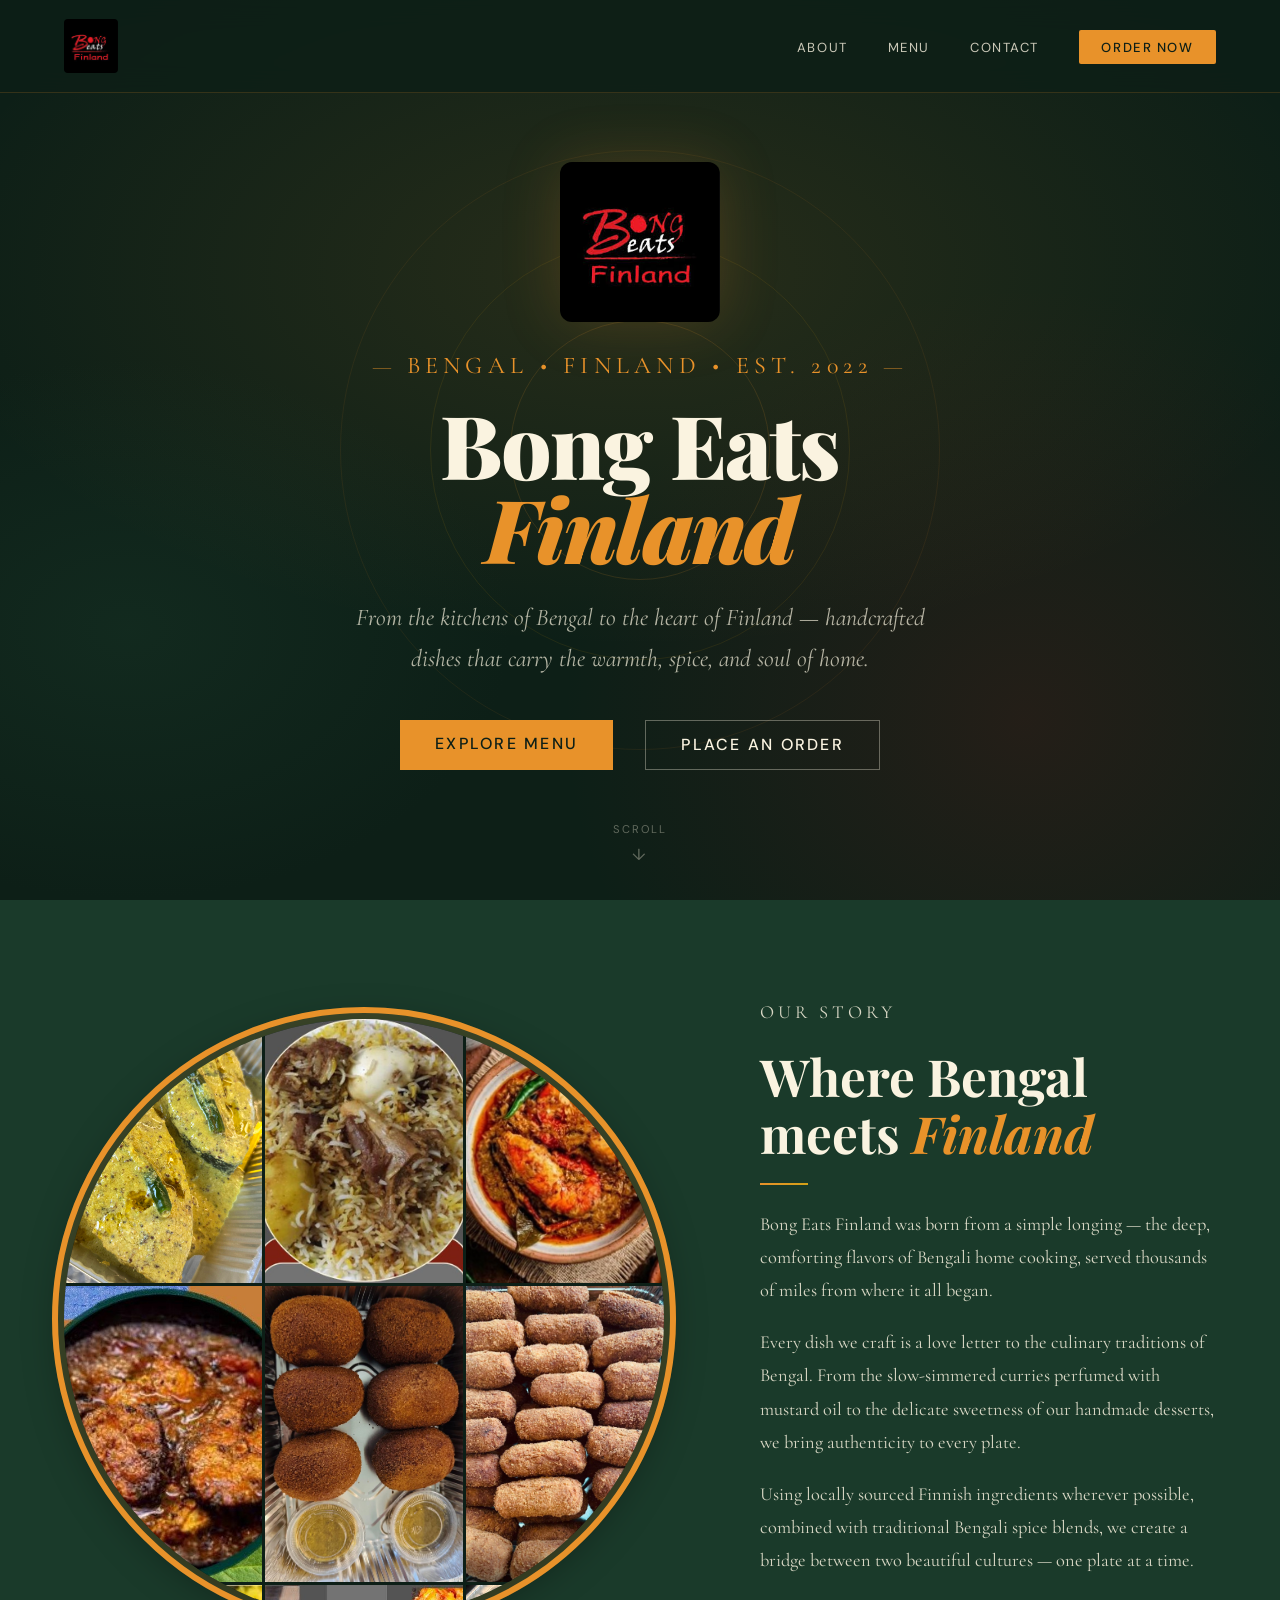
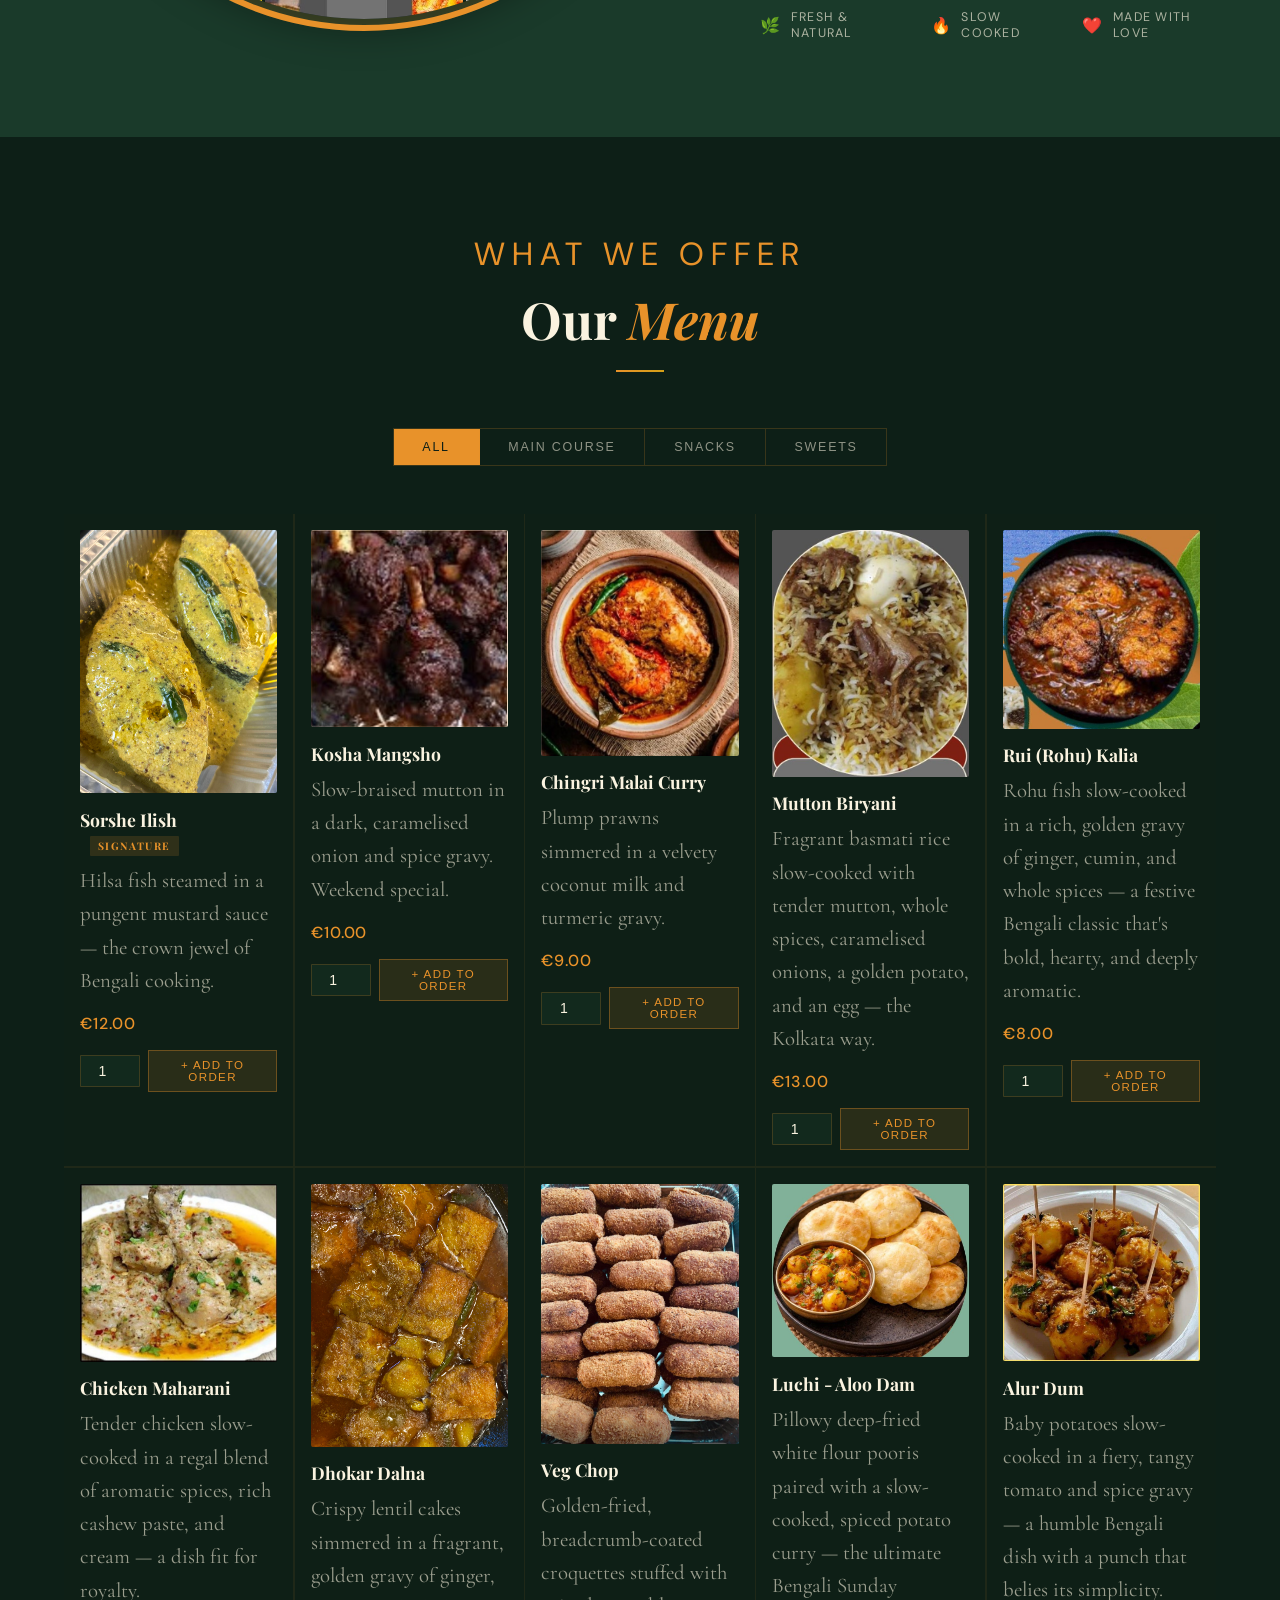
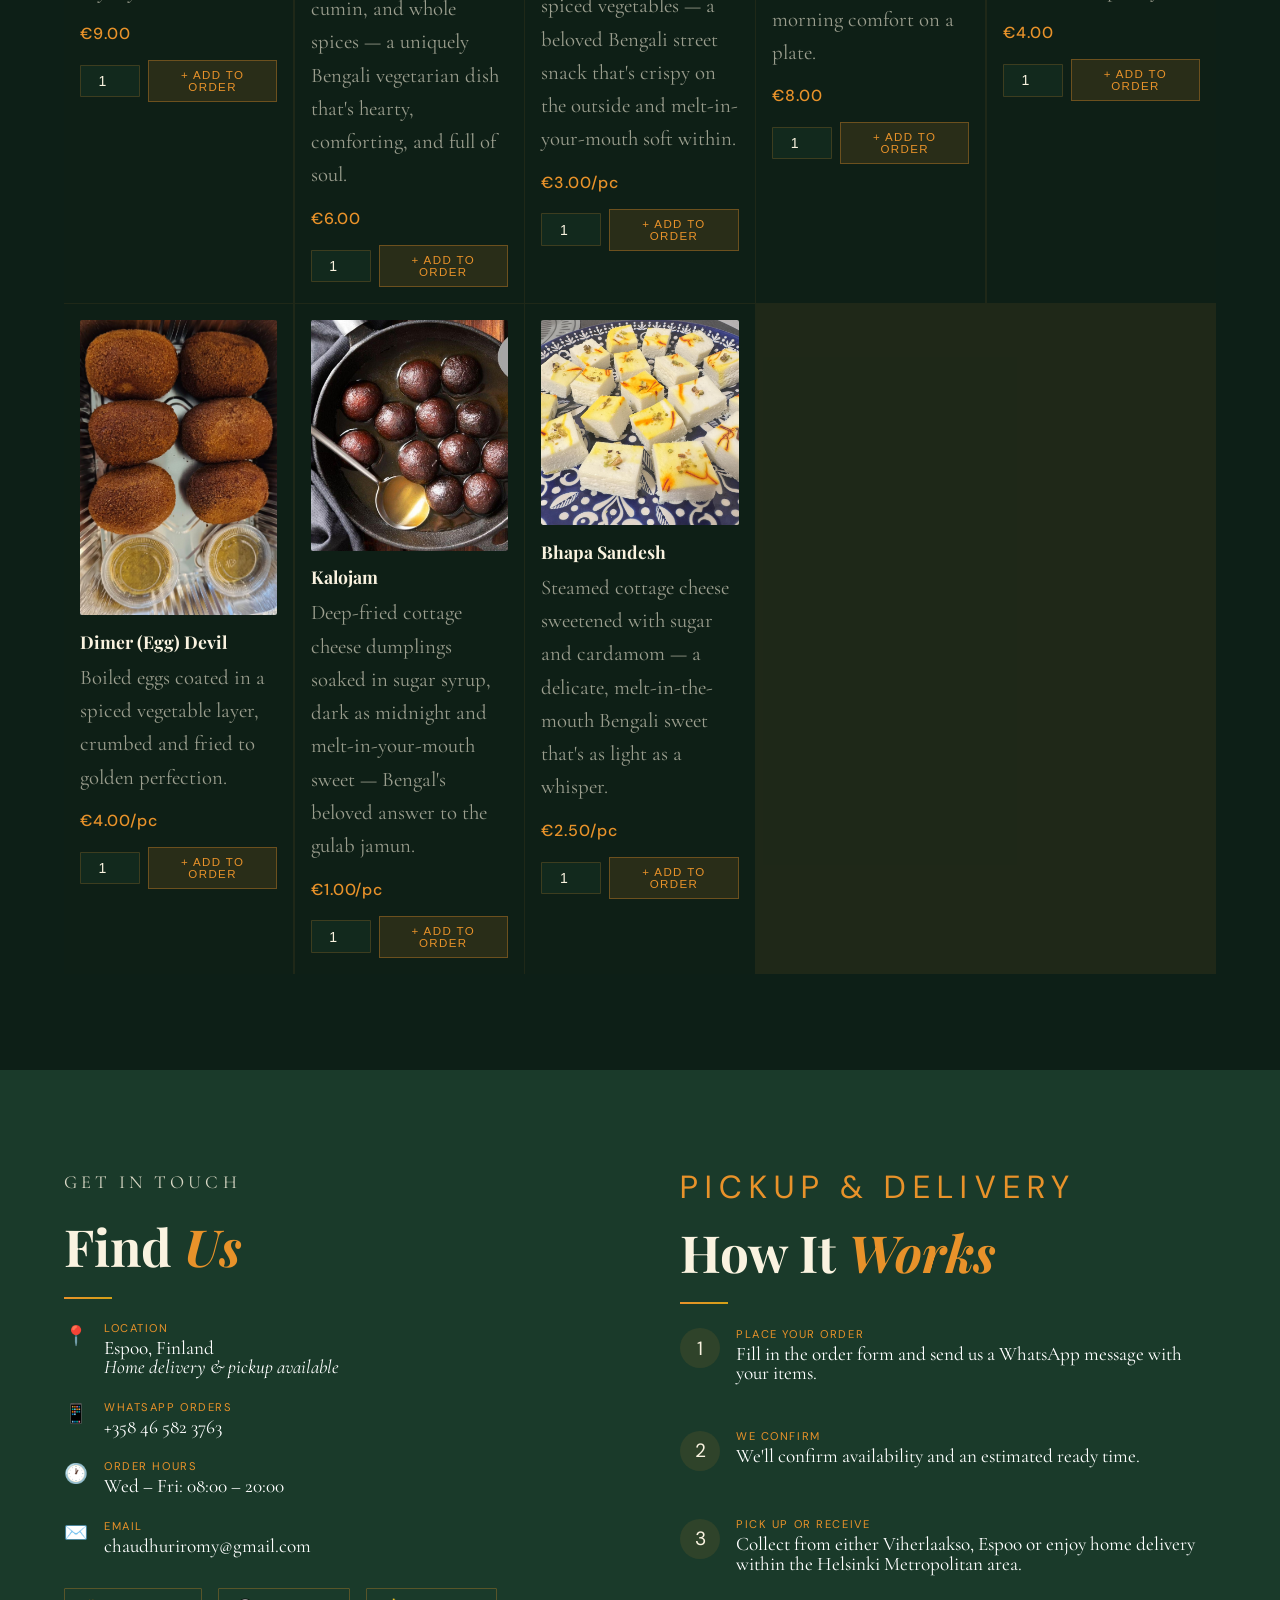
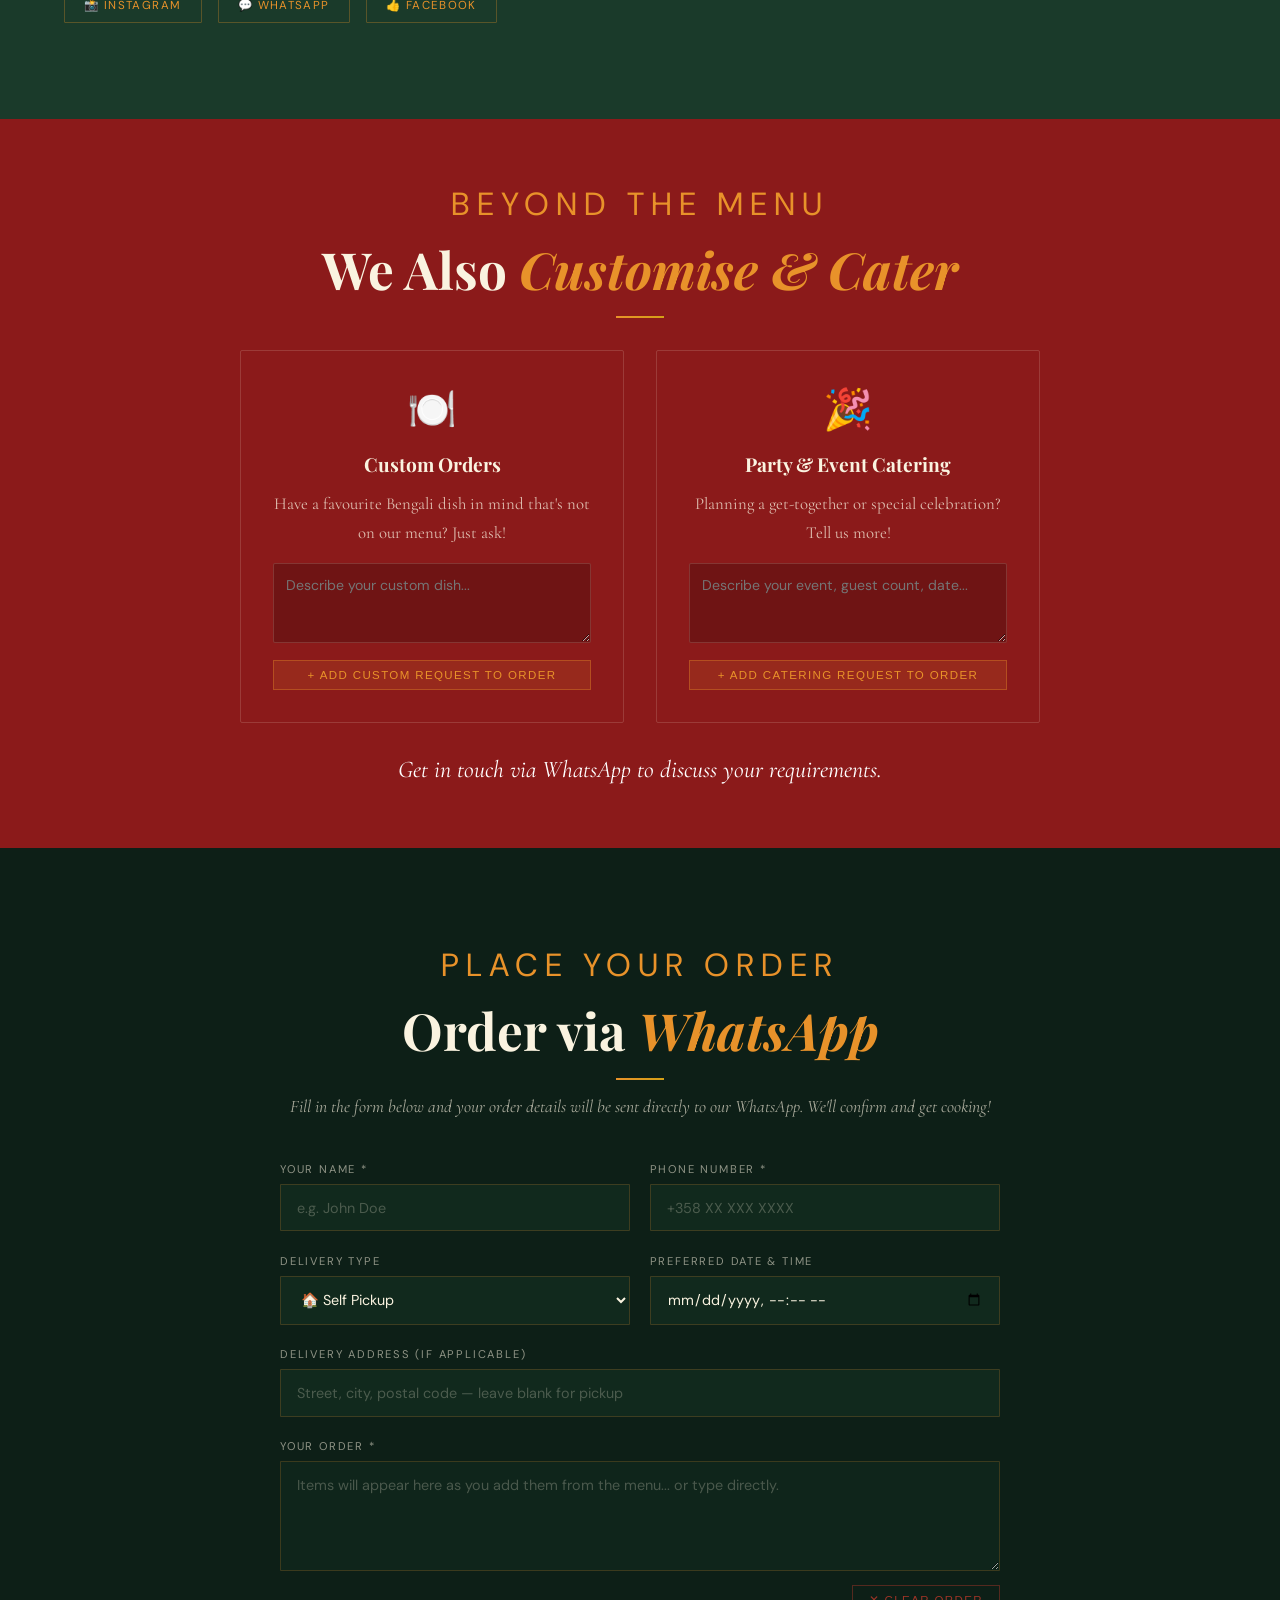
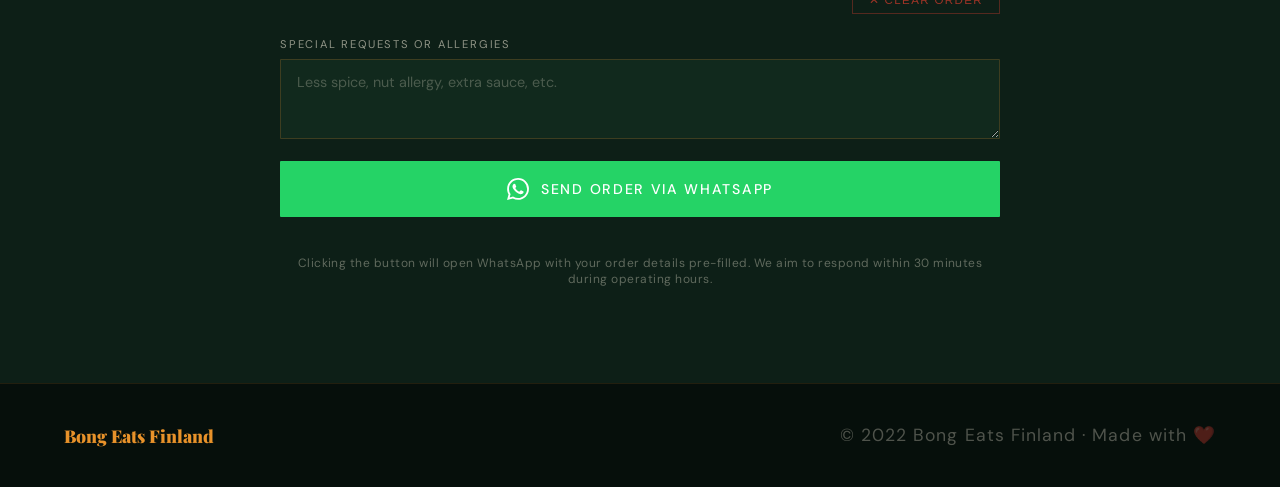
<file: bong-eats-finland.html>
<!DOCTYPE html>
<html lang="en">
<head>
<meta charset="UTF-8">
<meta name="viewport" content="width=device-width, initial-scale=1.0">
<title>Bong Eats Finland – Authentic Bengali Cuisine</title>
<link rel="preconnect" href="https://fonts.googleapis.com">
<link href="https://fonts.googleapis.com/css2?family=Playfair+Display:ital,wght@0,400;0,700;0,900;1,400;1,700&family=Cormorant+Garamond:ital,wght@0,300;0,400;0,600;1,300;1,400&family=DM+Sans:wght@300;400;500&display=swap" rel="stylesheet">
<link rel="stylesheet" href="bef.css">
</head>
<body>

<!-- NAV -->
<nav>
  <div class="nav-logo">
    <img src="1777834721676_image.png" alt="Bong Eats Finland">
  </div>
  <ul class="nav-links">
    <li><a href="#about">About</a></li>
    <li><a href="#menu">Menu</a></li>
    <li><a href="#contact">Contact</a></li>
    <li><a href="#order" class="nav-order-btn">Order Now</a></li>
  </ul>
</nav>

<!-- HERO -->
<section id="hero">
  <div class="hero-bg"></div>
  <div class="mandala m1"></div>
  <div class="mandala m2"></div>
  <div class="mandala m3"></div>

  <img src="1777834721676_image.png" alt="Bong Eats Finland" style="width: 160px; height: 160px; object-fit: contain; border-radius: 12px; margin-bottom: 1.8rem; position: relative; box-shadow: 0 0 60px rgba(232,146,42,0.18);">
  <p class="hero-badge">Bengal &bull; Finland &bull; Est. 2022</p>
  <h1 class="hero-title">
    <span class="line1">Bong Eats</span>
    <span class="line2">Finland</span>
  </h1>
  <p class="hero-sub">
    From the kitchens of Bengal to the heart of Finland — handcrafted 
    dishes that carry the warmth, spice, and soul of home.
  </p>
  <div class="hero-cta-group">
    <a href="#menu" class="btn-primary">Explore Menu</a>
    <a href="#order" class="btn-outline">Place an Order</a>
  </div>
  <div class="scroll-hint">Scroll</div>
</section>

<!-- ABOUT -->
<section id="about">
  <div style="width:600px; height:600px; border-radius:50%; overflow:hidden; display:grid; grid-template-columns:1fr 1fr 1fr; grid-template-rows:1fr 1fr 1fr; gap:3px; background:#0D1F17; outline: 6px solid #E8922A; outline-offset: 6px; box-shadow: 0 0 0 12px rgba(232,146,42,0.15), 0 8px 40px rgba(0,0,0,0.4);">
    <img src="sorshe_ilish.jpg" style="width:100%; height:100%; object-fit:cover;">
    <img src="mutton_biryani.jpg" style="width:100%; height:100%; object-fit:cover;">
    <img src="chingri_malaikari.jpg" style="width:100%; height:100%; object-fit:cover;">
    <img src="rui_kalia.jpg" style="width:100%; height:100%; object-fit:cover;">
    <img src="egg_devil.jpg" style="width:100%; height:100%; object-fit:cover;">
    <img src="veg_chop.jpg" style="width:100%; height:100%; object-fit:cover;">
    <img src="basanti_polao-kasha_mangsho.jpg" style="width:100%; height:100%; object-fit:cover;">
    <img src="veg_fried_rice-chiili_chicken.jpg" style="width:100%; height:100%; object-fit:cover;">
    <img src="sorshe_ilish.jpg" style="width:100%; height:100%; object-fit:cover;">
</div>

  <div class="about-text">
    <p class="section-label">Our Story</p>
    <h2 class="section-title">Where Bengal<br>meets <em>Finland</em></h2>
    <div class="divider"></div>
    <p>
      Bong Eats Finland was born from a simple longing — the deep, comforting 
      flavors of Bengali home cooking, served thousands of miles from where 
      it all began.
    </p>
    <p>
      Every dish we craft is a love letter to the culinary traditions of Bengal. 
      From the slow-simmered curries perfumed with mustard oil to the delicate 
      sweetness of our handmade desserts, we bring authenticity to every plate.
    </p>
    <p>
      Using locally sourced Finnish ingredients wherever possible, combined with 
      traditional Bengali spice blends, we create a bridge between two beautiful 
      cultures — one plate at a time.
    </p>
    <div class="values-row">
      <div class="value-pill"><span>🌿</span> Fresh & Natural</div>
      <div class="value-pill"><span>🔥</span> Slow Cooked</div>
      <div class="value-pill"><span>❤️</span> Made with Love</div>
    </div>
  </div>
</section>

<!-- MENU -->
<section id="menu">
  <div class="menu-header">
    <p class="section-label">What We Offer</p>
    <h2 class="section-title">Our <em>Menu</em></h2>
    <div class="divider"></div>
  </div>

  <div class="menu-tabs">
    <button class="tab-btn active" onclick="filterMenu('all', this)">All</button>
    <button class="tab-btn" onclick="filterMenu('main', this)">Main Course</button>
    <button class="tab-btn" onclick="filterMenu('snack', this)">Snacks</button>
    <button class="tab-btn" onclick="filterMenu('sweet', this)">Sweets</button>
  </div>

  <div class="menu-grid" id="menuGrid">
    <div class="menu-item" data-cat="main">
      <img src="sorshe_ilish.jpg" style="width:100%; height:auto; object-fit:contain; border-radius:2px; margin-bottom:0.6rem;">
      <div class="item-name">Sorshe Ilish <span class="item-tag">Signature</span></div>
      <div class="item-desc">Hilsa fish steamed in a pungent mustard sauce — the crown jewel of Bengali cooking.</div>
      <div class="item-price">€12.00</div>
      <div style="display:flex; gap:0.5rem; margin-top:1rem; align-items:center;">
        <input type="number" id="qty_sorshe" min="1" max="50" value="1" style="width:60px; padding:0.45rem; background:rgba(26,58,42,0.4); border:1px solid rgba(232,146,42,0.2); color:var(--cream); font-size:0.88rem; text-align:center; border-radius:1px; outline:none;">
        <button type="button" onclick="addToOrder('Sorshe Ilish – €12.00', 'qty_sorshe')" style="flex:1; background:rgba(232,146,42,0.12); border:1px solid rgba(232,146,42,0.35); color:var(--saffron); padding:0.5rem; font-size:0.72rem; letter-spacing:0.12em; text-transform:uppercase; cursor:pointer;" onmouseover="this.style.background='rgba(232,146,42,0.25)'" onmouseout="this.style.background='rgba(232,146,42,0.12)'">+ Add to Order</button>
      </div>
    </div>
    <div class="menu-item" data-cat="main">
      <img src="kasha_mangsho.jpg" style="width:100%; height:auto; object-fit:contain; border-radius:2px; margin-bottom:0.6rem;">
      <div class="item-name">Kosha Mangsho</div>
      <div class="item-desc">Slow-braised mutton in a dark, caramelised onion and spice gravy. Weekend special.</div>
      <div class="item-price">€10.00</div>
      <div style="display:flex; gap:0.5rem; margin-top:1rem; align-items:center;">
        <input type="number" id="qty_kosha" min="1" max="50" value="1" style="width:60px; padding:0.45rem; background:rgba(26,58,42,0.4); border:1px solid rgba(232,146,42,0.2); color:var(--cream); font-size:0.88rem; text-align:center; border-radius:1px; outline:none;">
        <button type="button" onclick="addToOrder('Kosha Mangsho – €10.00', 'qty_kosha')" style="flex:1; background:rgba(232,146,42,0.12); border:1px solid rgba(232,146,42,0.35); color:var(--saffron); padding:0.5rem; font-size:0.72rem; letter-spacing:0.12em; text-transform:uppercase; cursor:pointer;" onmouseover="this.style.background='rgba(232,146,42,0.25)'" onmouseout="this.style.background='rgba(232,146,42,0.12)'">+ Add to Order</button>
      </div>
    </div>
    <div class="menu-item" data-cat="main">
      <img src="chingri_malaikari.jpg" style="width:100%; height:auto; object-fit:contain; border-radius:2px; margin-bottom:0.6rem;">
      <div class="item-name">Chingri Malai Curry</div>
      <div class="item-desc">Plump prawns simmered in a velvety coconut milk and turmeric gravy.</div>
      <div class="item-price">€9.00</div>
      <div style="display:flex; gap:0.5rem; margin-top:1rem; align-items:center;">
        <input type="number" id="qty_cmc" min="1" max="50" value="1" style="width:60px; padding:0.45rem; background:rgba(26,58,42,0.4); border:1px solid rgba(232,146,42,0.2); color:var(--cream); font-size:0.88rem; text-align:center; border-radius:1px; outline:none;">
        <button type="button" onclick="addToOrder('Chingri Malai Curry – €9.00', 'qty_cmc')" style="flex:1; background:rgba(232,146,42,0.12); border:1px solid rgba(232,146,42,0.35); color:var(--saffron); padding:0.5rem; font-size:0.72rem; letter-spacing:0.12em; text-transform:uppercase; cursor:pointer;" onmouseover="this.style.background='rgba(232,146,42,0.25)'" onmouseout="this.style.background='rgba(232,146,42,0.12)'">+ Add to Order</button>
      </div>
    </div>
    <div class="menu-item" data-cat="main">
      <img src="mutton_biryani.jpg" style="width:100%; height:auto; object-fit:contain; border-radius:2px; margin-bottom:0.6rem;">
      <div class="item-name">Mutton Biryani</div>
      <div class="item-desc">Fragrant basmati rice slow-cooked with tender mutton, whole spices, caramelised onions, a golden potato, and an egg — the Kolkata way.</div>
      <div class="item-price">€13.00</div>
      <div style="display:flex; gap:0.5rem; margin-top:1rem; align-items:center;">
        <input type="number" id="qty_mb" min="1" max="50" value="1" style="width:60px; padding:0.45rem; background:rgba(26,58,42,0.4); border:1px solid rgba(232,146,42,0.2); color:var(--cream); font-size:0.88rem; text-align:center; border-radius:1px; outline:none;">
        <button type="button" onclick="addToOrder('Mutton Biryani – €13.00', 'qty_mb')" style="flex:1; background:rgba(232,146,42,0.12); border:1px solid rgba(232,146,42,0.35); color:var(--saffron); padding:0.5rem; font-size:0.72rem; letter-spacing:0.12em; text-transform:uppercase; cursor:pointer;" onmouseover="this.style.background='rgba(232,146,42,0.25)'" onmouseout="this.style.background='rgba(232,146,42,0.12)'">+ Add to Order</button>
      </div>
    </div>
    <div class="menu-item" data-cat="main">
      <img src="rui_kalia.jpg" style="width:100%; height:auto; object-fit:contain; border-radius:2px; margin-bottom:0.6rem;">
      <div class="item-name">Rui (Rohu) Kalia</div>
      <div class="item-desc">Rohu fish slow-cooked in a rich, golden gravy of ginger, cumin, and whole spices — a festive Bengali classic that's bold, hearty, and deeply aromatic.</div>
      <div class="item-price">€8.00</div>
      <div style="display:flex; gap:0.5rem; margin-top:1rem; align-items:center;">
        <input type="number" id="qty_rk" min="1" max="50" value="1" style="width:60px; padding:0.45rem; background:rgba(26,58,42,0.4); border:1px solid rgba(232,146,42,0.2); color:var(--cream); font-size:0.88rem; text-align:center; border-radius:1px; outline:none;">
        <button type="button" onclick="addToOrder('Rui (Rohu) Kalia – €8.00', 'qty_rk')" style="flex:1; background:rgba(232,146,42,0.12); border:1px solid rgba(232,146,42,0.35); color:var(--saffron); padding:0.5rem; font-size:0.72rem; letter-spacing:0.12em; text-transform:uppercase; cursor:pointer;" onmouseover="this.style.background='rgba(232,146,42,0.25)'" onmouseout="this.style.background='rgba(232,146,42,0.12)'">+ Add to Order</button>
      </div>
    </div>
    <div class="menu-item" data-cat="main">
      <img src="Chicken_maharani.jpg" style="width:100%; height:auto; object-fit:contain; border-radius:2px; margin-bottom:0.6rem;">
      <div class="item-name">Chicken Maharani</div>
      <div class="item-desc">Tender chicken slow-cooked in a regal blend of aromatic spices, rich cashew paste, and cream — a dish fit for royalty.</div>
      <div class="item-price">€9.00</div>
      <div style="display:flex; gap:0.5rem; margin-top:1rem; align-items:center;">
        <input type="number" id="qty_rani" min="1" max="50" value="1" style="width:60px; padding:0.45rem; background:rgba(26,58,42,0.4); border:1px solid rgba(232,146,42,0.2); color:var(--cream); font-size:0.88rem; text-align:center; border-radius:1px; outline:none;">
        <button type="button" onclick="addToOrder('Chicken Maharani – €9.00', 'qty_rani')" style="flex:1; background:rgba(232,146,42,0.12); border:1px solid rgba(232,146,42,0.35); color:var(--saffron); padding:0.5rem; font-size:0.72rem; letter-spacing:0.12em; text-transform:uppercase; cursor:pointer;" onmouseover="this.style.background='rgba(232,146,42,0.25)'" onmouseout="this.style.background='rgba(232,146,42,0.12)'">+ Add to Order</button>
      </div>
    </div>
    <div class="menu-item" data-cat="main">
      <img src="Dhokar_dalna.jpeg" style="width:100%; height:auto; object-fit:contain; border-radius:2px; margin-bottom:0.6rem;">
      <div class="item-name">Dhokar Dalna</div>
      <div class="item-desc">Crispy lentil cakes simmered in a fragrant, golden gravy of ginger, cumin, and whole spices — a uniquely Bengali vegetarian dish that's hearty, comforting, and full of soul.</div>
      <div class="item-price">€6.00</div>
      <div style="display:flex; gap:0.5rem; margin-top:1rem; align-items:center;">
        <input type="number" id="qty_dhoka" min="1" max="50" value="1" style="width:60px; padding:0.45rem; background:rgba(26,58,42,0.4); border:1px solid rgba(232,146,42,0.2); color:var(--cream); font-size:0.88rem; text-align:center; border-radius:1px; outline:none;">
        <button type="button" onclick="addToOrder('Dhokar Dalna – €6.00', 'qty_dhoka')" style="flex:1; background:rgba(232,146,42,0.12); border:1px solid rgba(232,146,42,0.35); color:var(--saffron); padding:0.5rem; font-size:0.72rem; letter-spacing:0.12em; text-transform:uppercase; cursor:pointer;" onmouseover="this.style.background='rgba(232,146,42,0.25)'" onmouseout="this.style.background='rgba(232,146,42,0.12)'">+ Add to Order</button>
      </div>
    </div>
    <div class="menu-item" data-cat="snack">
      <img src="veg_chop.jpg" style="width:100%; height:auto; object-fit:contain; border-radius:2px; margin-bottom:0.6rem;">
      <div class="item-name">Veg Chop</div>
      <div class="item-desc">Golden-fried, breadcrumb-coated croquettes stuffed with spiced vegetables — a beloved Bengali street snack that's crispy on the outside and melt-in-your-mouth soft within.</div>
      <div class="item-price">€3.00/pc</div>
      <div style="display:flex; gap:0.5rem; margin-top:1rem; align-items:center;">
        <input type="number" id="qty_vc" min="1" max="50" value="1" style="width:60px; padding:0.45rem; background:rgba(26,58,42,0.4); border:1px solid rgba(232,146,42,0.2); color:var(--cream); font-size:0.88rem; text-align:center; border-radius:1px; outline:none;">
        <button type="button" onclick="addToOrder('Veg Chop – €3.00', 'qty_vc')" style="flex:1; background:rgba(232,146,42,0.12); border:1px solid rgba(232,146,42,0.35); color:var(--saffron); padding:0.5rem; font-size:0.72rem; letter-spacing:0.12em; text-transform:uppercase; cursor:pointer;" onmouseover="this.style.background='rgba(232,146,42,0.25)'" onmouseout="this.style.background='rgba(232,146,42,0.12)'">+ Add to Order</button>
      </div>
    </div>
    <div class="menu-item" data-cat="snack">
      <img src="luchi_aludam.jpg" style="width:100%; height:auto; object-fit:contain; border-radius:2px; margin-bottom:0.6rem;">
      <div class="item-name">Luchi - Aloo Dam</div>
      <div class="item-desc">Pillowy deep-fried white flour pooris paired with a slow-cooked, spiced potato curry — the ultimate Bengali Sunday morning comfort on a plate.</div>
      <div class="item-price">€8.00</div>
      <div style="display:flex; gap:0.5rem; margin-top:1rem; align-items:center;">
        <input type="number" id="qty_luchi" min="1" max="50" value="1" style="width:60px; padding:0.45rem; background:rgba(26,58,42,0.4); border:1px solid rgba(232,146,42,0.2); color:var(--cream); font-size:0.88rem; text-align:center; border-radius:1px; outline:none;">
        <button type="button" onclick="addToOrder('Luchi - Aloo Dam – €8.00', 'qty_luchi')" style="flex:1; background:rgba(232,146,42,0.12); border:1px solid rgba(232,146,42,0.35); color:var(--saffron); padding:0.5rem; font-size:0.72rem; letter-spacing:0.12em; text-transform:uppercase; cursor:pointer;" onmouseover="this.style.background='rgba(232,146,42,0.25)'" onmouseout="this.style.background='rgba(232,146,42,0.12)'">+ Add to Order</button>
      </div>
    </div>
    <div class="menu-item" data-cat="snack">
      <img src="alu_dam.jpg" style="width:100%; height:auto; object-fit:contain; border-radius:2px; margin-bottom:0.6rem;">
      <div class="item-name">Alur Dum</div>
      <div class="item-desc">Baby potatoes slow-cooked in a fiery, tangy tomato and spice gravy — a humble Bengali dish with a punch that belies its simplicity.</div>
      <div class="item-price">€4.00</div>
      <div style="display:flex; gap:0.5rem; margin-top:1rem; align-items:center;">
        <input type="number" id="qty_alurdum" min="1" max="50" value="1" style="width:60px; padding:0.45rem; background:rgba(26,58,42,0.4); border:1px solid rgba(232,146,42,0.2); color:var(--cream); font-size:0.88rem; text-align:center; border-radius:1px; outline:none;">
        <button type="button" onclick="addToOrder('Alur Dum – €4.00', 'qty_alurdum')" style="flex:1; background:rgba(232,146,42,0.12); border:1px solid rgba(232,146,42,0.35); color:var(--saffron); padding:0.5rem; font-size:0.72rem; letter-spacing:0.12em; text-transform:uppercase; cursor:pointer;" onmouseover="this.style.background='rgba(232,146,42,0.25)'" onmouseout="this.style.background='rgba(232,146,42,0.12)'">+ Add to Order</button>
      </div>
    </div>
    <div class="menu-item" data-cat="snack">
      <img src="egg_devil.jpg" style="width:100%; height:auto; object-fit:contain; border-radius:2px; margin-bottom:0.6rem;">
      <div class="item-name">Dimer (Egg) Devil</div>
      <div class="item-desc">Boiled eggs coated in a spiced vegetable layer, crumbed and fried to golden perfection.</div>
      <div class="item-price">€4.00/pc</div>
      <div style="display:flex; gap:0.5rem; margin-top:1rem; align-items:center;">
        <input type="number" id="qty_eggdevil" min="1" max="50" value="1" style="width:60px; padding:0.45rem; background:rgba(26,58,42,0.4); border:1px solid rgba(232,146,42,0.2); color:var(--cream); font-size:0.88rem; text-align:center; border-radius:1px; outline:none;">
        <button type="button" onclick="addToOrder('Dimer (Egg) Devil – €4.00', 'qty_eggdevil')" style="flex:1; background:rgba(232,146,42,0.12); border:1px solid rgba(232,146,42,0.35); color:var(--saffron); padding:0.5rem; font-size:0.72rem; letter-spacing:0.12em; text-transform:uppercase; cursor:pointer;" onmouseover="this.style.background='rgba(232,146,42,0.25)'" onmouseout="this.style.background='rgba(232,146,42,0.12)'">+ Add to Order</button>
      </div>
    </div>
    <div class="menu-item" data-cat="sweet">
      <img src="kalojam.jpg" style="width:100%; height:auto; object-fit:contain; border-radius:2px; margin-bottom:0.6rem;">
      <div class="item-name">Kalojam</div>
      <div class="item-desc">Deep-fried cottage cheese dumplings soaked in sugar syrup, dark as midnight and melt-in-your-mouth sweet — Bengal's beloved answer to the gulab jamun.</div>
      <div class="item-price">€1.00/pc</div>
      <div style="display:flex; gap:0.5rem; margin-top:1rem; align-items:center;">
        <input type="number" id="qty_kalojam" min="1" max="50" value="1" style="width:60px; padding:0.45rem; background:rgba(26,58,42,0.4); border:1px solid rgba(232,146,42,0.2); color:var(--cream); font-size:0.88rem; text-align:center; border-radius:1px; outline:none;">
        <button type="button" onclick="addToOrder('Kalojam – €1.00', 'qty_kalojam')" style="flex:1; background:rgba(232,146,42,0.12); border:1px solid rgba(232,146,42,0.35); color:var(--saffron); padding:0.5rem; font-size:0.72rem; letter-spacing:0.12em; text-transform:uppercase; cursor:pointer;" onmouseover="this.style.background='rgba(232,146,42,0.25)'" onmouseout="this.style.background='rgba(232,146,42,0.12)'">+ Add to Order</button>
      </div>
    </div>
    <div class="menu-item" data-cat="sweet">
      <img src="bhapa_sandesh.jpg" style="width:100%; height:auto; object-fit:contain; border-radius:2px; margin-bottom:0.6rem;">
      <div class="item-name">Bhapa Sandesh</div>
      <div class="item-desc">Steamed cottage cheese sweetened with sugar and cardamom — a delicate, melt-in-the-mouth Bengali sweet that's as light as a whisper.</div>
      <div class="item-price">€2.50/pc</div>
      <div style="display:flex; gap:0.5rem; margin-top:1rem; align-items:center;">
        <input type="number" id="qty_bhapa" min="1" max="50" value="1" style="width:60px; padding:0.45rem; background:rgba(26,58,42,0.4); border:1px solid rgba(232,146,42,0.2); color:var(--cream); font-size:0.88rem; text-align:center; border-radius:1px; outline:none;">
        <button type="button" onclick="addToOrder('Bhapa Sandesh – €2.50', 'qty_bhapa')" style="flex:1; background:rgba(232,146,42,0.12); border:1px solid rgba(232,146,42,0.35); color:var(--saffron); padding:0.5rem; font-size:0.72rem; letter-spacing:0.12em; text-transform:uppercase; cursor:pointer;" onmouseover="this.style.background='rgba(232,146,42,0.25)'" onmouseout="this.style.background='rgba(232,146,42,0.12)'">+ Add to Order</button>
      </div>
    </div>
  </div>
</section>

<!-- CONTACT -->
<section id="contact">
  <div class="about-text">
    <p class="section-label">Get in Touch</p>
    <h2 class="section-title">Find <em>Us</em></h2>
    <div class="divider"></div>
    <div class="contact-detail">
      <div class="contact-icon">📍</div>
      <div>
        <div class="contact-label">Location</div>
        <div class="contact-value">Espoo, Finland<br><em>Home delivery & pickup available</em></div>
      </div>
    </div>
    <div class="contact-detail">
      <div class="contact-icon">📱</div>
      <div>
        <div class="contact-label">WhatsApp Orders</div>
        <div class="contact-value">+358 46 582 3763</div>
      </div>
    </div>
    <div class="contact-detail">
      <div class="contact-icon">🕐</div>
      <div>
        <div class="contact-label">Order Hours</div>
        <div class="contact-value">Wed – Fri: 08:00 – 20:00</div>
      </div>
    </div>
    <div class="contact-detail">
      <div class="contact-icon">✉️</div>
      <div>
        <div class="contact-label">Email</div>
        <div class="contact-value">chaudhuriromy@gmail.com</div>
      </div>
    </div>
    <div class="social-row">
      <a href="https://www.instagram.com/bong_eats_finland/" target="_blank" class="social-btn">📸 Instagram</a>
      <a href="https://whatsapp.com/channel/0029Vb6AsKt1SWtATu681S3f" target="_blank" class="social-btn">💬 WhatsApp</a>
      <a href="https://tinyurl.com/bongeatsfinland" target="_blank" class="social-btn">👍 Facebook</a>
    </div>
  </div>

  <div>
    <p class="section-label">Pickup & Delivery</p>
    <h2 class="section-title">How It <em>Works</em></h2>
    <div class="divider"></div>
    <div style="display: flex; flex-direction: column; gap: 1.5rem; margin-top: 1rem;">
      <div class="contact-detail">
        <div class="contact-icon" style="background: rgba(232,146,42,0.1); width: 40px; height: 40px; display: flex; align-items: center; justify-content: center; border-radius: 50%; flex-shrink: 0;">1</div>
        <div>
          <div class="contact-label">Place Your Order</div>
          <div class="contact-value">Fill in the order form and send us a WhatsApp message with your items.</div>
        </div>
      </div>
      <div class="contact-detail">
        <div class="contact-icon" style="background: rgba(232,146,42,0.1); width: 40px; height: 40px; display: flex; align-items: center; justify-content: center; border-radius: 50%; flex-shrink: 0;">2</div>
        <div>
          <div class="contact-label">We Confirm</div>
          <div class="contact-value">We'll confirm availability and an estimated ready time.</div>
        </div>
      </div>
      <div class="contact-detail">
        <div class="contact-icon" style="background: rgba(232,146,42,0.1); width: 40px; height: 40px; display: flex; align-items: center; justify-content: center; border-radius: 50%; flex-shrink: 0;">3</div>
        <div>
          <div class="contact-label">Pick Up or Receive</div>
          <div class="contact-value">Collect from either Viherlaakso, Espoo or enjoy home delivery within the Helsinki Metropolitan area.</div>
        </div>
      </div>
    </div>
  </div>
</section>

<!-- SPECIALS -->
<section style="background: var(--deep-red); padding: 4rem; text-align: center;">
  <div style="max-width: 800px; margin: 0 auto;">
    <p class="section-label">Beyond the Menu</p>
    <h2 class="section-title" style="margin-bottom: 1rem;">We Also <em>Customise & Cater</em></h2>
    <div class="divider" style="margin: 1.2rem auto;"></div>
    <div style="display: grid; grid-template-columns: 1fr 1fr; gap: 2rem; margin-top: 2rem;">
      <div style="border: 1px solid rgba(250,243,224,0.15); padding: 2rem; border-radius: 2px;">
        <div style="font-size: 2.5rem; margin-bottom: 1rem;">🍽️</div>
        <h3 style="font-family: 'Playfair Display', serif; font-size: 1.2rem; margin-bottom: 0.8rem; color: var(--cream);">Custom Orders</h3>
        <p style="font-family:'Cormorant Garamond',serif; font-size:1.05rem; color:rgba(250,243,224,0.75); line-height:1.7;">Have a favourite Bengali dish in mind that's not on our menu? Just ask!</p>
        <textarea id="customInput" placeholder="Describe your custom dish..." style="width:100%; margin-top:1rem; padding:0.75rem; background:rgba(0,0,0,0.2); border:1px solid rgba(250,243,224,0.15); color:var(--cream); font-family:'DM Sans',sans-serif; font-size:0.88rem; border-radius:2px; min-height:80px; outline:none;"></textarea>
        <button type="button" onclick="addCustom('custom')" style="margin-top:0.75rem; width:100%; background:rgba(232,146,42,0.12); border:1px solid rgba(232,146,42,0.35); color:var(--saffron); padding:0.5rem; font-size:0.72rem; letter-spacing:0.12em; text-transform:uppercase; cursor:pointer;" onmouseover="this.style.background='rgba(232,146,42,0.25)'" onmouseout="this.style.background='rgba(232,146,42,0.12)'">+ Add Custom Request to Order</button>
      </div>
      <div style="border: 1px solid rgba(250,243,224,0.15); padding: 2rem; border-radius: 2px;">
        <div style="font-size: 2.5rem; margin-bottom: 1rem;">🎉</div>
        <h3 style="font-family: 'Playfair Display', serif; font-size: 1.2rem; margin-bottom: 0.8rem; color: var(--cream);">Party & Event Catering</h3>
        <p style="font-family:'Cormorant Garamond',serif; font-size:1.05rem; color:rgba(250,243,224,0.75); line-height:1.7;">Planning a get-together or special celebration? Tell us more!</p>
        <textarea id="cateringInput" placeholder="Describe your event, guest count, date..." style="width:100%; margin-top:1rem; padding:0.75rem; background:rgba(0,0,0,0.2); border:1px solid rgba(250,243,224,0.15); color:var(--cream); font-family:'DM Sans',sans-serif; font-size:0.88rem; border-radius:2px; min-height:80px; outline:none;"></textarea>
        <button type="button" onclick="addCustom('catering')" style="margin-top:0.75rem; width:100%; background:rgba(232,146,42,0.12); border:1px solid rgba(232,146,42,0.35); color:var(--saffron); padding:0.5rem; font-size:0.72rem; letter-spacing:0.12em; text-transform:uppercase; cursor:pointer;" onmouseover="this.style.background='rgba(232,146,42,0.25)'" onmouseout="this.style.background='rgba(232,146,42,0.12)'">+ Add Catering Request to Order</button>
      </div>
    </div>
    <p style="margin-top: 2rem; font-family: 'Cormorant Garamond', serif; font-size: 1.5rem; color: white; font-style: italic;">Get in touch via WhatsApp to discuss your requirements.</p>
  </div>
</section>

<!-- ORDER -->
<section id="order">
  <div class="order-inner">
    <p class="section-label">Place Your Order</p>
    <h2 class="section-title">Order via <em>WhatsApp</em></h2>
    <div class="divider"></div>
    <p class="order-sub">Fill in the form below and your order details will be sent directly to our WhatsApp. We'll confirm and get cooking!</p>

    <div class="order-form">
      <div class="form-row">
        <div class="form-group">
          <label class="form-label">Your Name *</label>
          <input type="text" class="form-input" id="orderName" placeholder="e.g. John Doe">
        </div>
        <div class="form-group">
          <label class="form-label">Phone Number *</label>
          <input type="tel" class="form-input" id="orderPhone" placeholder="+358 XX XXX XXXX">
        </div>
      </div>

      <div class="form-row">
        <div class="form-group">
          <label class="form-label">Delivery Type</label>
          <select class="form-select" id="orderType">
            <option value="Pickup">🏠 Self Pickup</option>
            <option value="Delivery">🚗 Home Delivery</option>
          </select>
        </div>
        <div class="form-group">
          <label class="form-label">Preferred Date & Time</label>
          <input type="datetime-local" class="form-input" id="orderTime">
        </div>
      </div>

      <div class="form-group">
        <label class="form-label">Delivery Address (if applicable)</label>
        <input type="text" class="form-input" id="orderAddress" placeholder="Street, city, postal code — leave blank for pickup">
      </div>

      <div class="form-group">
        <label class="form-label">Your Order *</label>
        <textarea class="form-textarea" id="orderItems" oninput="updateTotal()" placeholder="Items will appear here as you add them from the menu... or type directly." style="background:rgba(26,58,42,0.25); cursor:default;"></textarea>
        <button type="button" onclick="clearOrder()" style="margin-top:0.4rem; background:transparent; border:1px solid rgba(192,57,43,0.4); color:rgba(192,57,43,0.8); padding:0.4rem 1rem; font-size:0.72rem; letter-spacing:0.12em; text-transform:uppercase; cursor:pointer; align-self:flex-end; width:fit-content;">✕ Clear Order</button>
      </div>

      <div class="form-group">
        <label class="form-label">Special Requests or Allergies</label>
        <textarea class="form-textarea" id="orderNotes" style="min-height: 80px;" placeholder="Less spice, nut allergy, extra sauce, etc."></textarea>
      </div>

      <button class="whatsapp-btn" onclick="sendWhatsApp()">
        <svg viewBox="0 0 24 24" xmlns="http://www.w3.org/2000/svg">
          <path d="M17.472 14.382c-.297-.149-1.758-.867-2.03-.967-.273-.099-.471-.148-.67.15-.197.297-.767.966-.94 1.164-.173.199-.347.223-.644.075-.297-.15-1.255-.463-2.39-1.475-.883-.788-1.48-1.761-1.653-2.059-.173-.297-.018-.458.13-.606.134-.133.298-.347.446-.52.149-.174.198-.298.298-.497.099-.198.05-.371-.025-.52-.075-.149-.669-1.612-.916-2.207-.242-.579-.487-.5-.669-.51-.173-.008-.371-.01-.57-.01-.198 0-.52.074-.792.372-.272.297-1.04 1.016-1.04 2.479 0 1.462 1.065 2.875 1.213 3.074.149.198 2.096 3.2 5.077 4.487.709.306 1.262.489 1.694.625.712.227 1.36.195 1.871.118.571-.085 1.758-.719 2.006-1.413.248-.694.248-1.289.173-1.413-.074-.124-.272-.198-.57-.347m-5.421 7.403h-.004a9.87 9.87 0 01-5.031-1.378l-.361-.214-3.741.982.998-3.648-.235-.374a9.86 9.86 0 01-1.51-5.26c.001-5.45 4.436-9.884 9.888-9.884 2.64 0 5.122 1.03 6.988 2.898a9.825 9.825 0 012.893 6.994c-.003 5.45-4.437 9.884-9.885 9.884m8.413-18.297A11.815 11.815 0 0012.05 0C5.495 0 .16 5.335.157 11.892c0 2.096.547 4.142 1.588 5.945L.057 24l6.305-1.654a11.882 11.882 0 005.683 1.448h.005c6.554 0 11.89-5.335 11.893-11.893a11.821 11.821 0 00-3.48-8.413z"/>
        </svg>
        Send Order via WhatsApp
      </button>
      <p class="order-note">Clicking the button will open WhatsApp with your order details pre-filled. We aim to respond within 30 minutes during operating hours.</p>
    </div>
  </div>
</section>

<!-- FOOTER -->
<footer>
  <div class="footer-logo">Bong Eats Finland</div>
  <div class="footer-copy">© 2022 Bong Eats Finland · Made with ❤️</div>
</footer>

<script src="bef.js"></script>
</body>
</html>
</file>
<file: bef.css>
:root {
    --saffron: #E8922A;
    --deep-red: #8B1A1A;
    --turmeric: #D4A017;
    --cream: #FAF3E0;
    --forest: #1A3A2A;
    --midnight: #0D1F17;
    --spice: #C0392B;
    --gold: #B8860B;
    --light-cream: #FDF9F0;
  }

  * { margin: 0; padding: 0; box-sizing: border-box; }

  html { scroll-behavior: smooth; }

  body {
    background: var(--midnight);
    color: var(--cream);
    font-family: 'DM Sans', sans-serif;
    overflow-x: hidden;
  }

  /* ── NAV ── */
  nav {
    position: fixed; top: 0; left: 0; right: 0; z-index: 100;
    display: flex; align-items: center; justify-content: space-between;
    padding: 1.2rem 4rem;
    background: rgba(13,31,23,0.85);
    backdrop-filter: blur(14px);
    border-bottom: 1px solid rgba(232,146,42,0.18);
    transition: padding 0.3s;
  }

  .nav-logo img {
    height: 54px;
    width: auto;
    display: block;
    transition: height 0.3s;
    border-radius: 4px;
  }

  .nav-links { display: flex; gap: 2.5rem; list-style: none; }
  .nav-links a {
    color: var(--cream);
    text-decoration: none;
    font-size: 0.82rem;
    letter-spacing: 0.12em;
    text-transform: uppercase;
    opacity: 0.8;
    transition: opacity 0.2s, color 0.2s;
    position: relative;
  }
  .nav-links a::after {
    content: ''; position: absolute; bottom: -4px; left: 0; right: 0;
    height: 1px; background: var(--saffron); transform: scaleX(0);
    transition: transform 0.3s;
  }
  .nav-links a:hover { opacity: 1; color: var(--saffron); }
  .nav-links a:hover::after { transform: scaleX(1); }

  .nav-order-btn {
    background: var(--saffron);
    color: var(--midnight) !important;
    padding: 0.55rem 1.4rem;
    border-radius: 2px;
    font-weight: 500;
    opacity: 1 !important;
    transition: background 0.2s !important;
  }
  .nav-order-btn:hover { background: var(--turmeric) !important; }
  .nav-order-btn::after { display: none !important; }

  /* ── HERO ── */
  #hero {
    min-height: 100vh;
    display: flex; flex-direction: column; align-items: center; justify-content: center;
    text-align: center;
    position: relative;
    overflow: hidden;
    padding: 6rem 2rem 4rem;
  }

  .hero-bg {
    position: absolute; inset: 0;
    background:
      radial-gradient(ellipse 80% 60% at 50% 30%, rgba(232,146,42,0.12) 0%, transparent 70%),
      radial-gradient(ellipse 60% 80% at 80% 80%, rgba(139,26,26,0.18) 0%, transparent 60%),
      radial-gradient(ellipse 50% 50% at 10% 70%, rgba(26,58,42,0.4) 0%, transparent 60%),
      var(--midnight);
  }

  /* decorative mandala rings */
  .mandala {
    position: absolute; border-radius: 50%;
    border: 1px solid rgba(232,146,42,0.08);
    pointer-events: none;
  }
  .m1 { width: 600px; height: 600px; top: 50%; left: 50%; transform: translate(-50%,-50%); animation: spin 60s linear infinite; }
  .m2 { width: 420px; height: 420px; top: 50%; left: 50%; transform: translate(-50%,-50%); border-color: rgba(212,160,23,0.1); animation: spin 40s linear infinite reverse; }
  .m3 { width: 260px; height: 260px; top: 50%; left: 50%; transform: translate(-50%,-50%); border-color: rgba(232,146,42,0.14); animation: spin 25s linear infinite; }

  @keyframes spin { from { transform: translate(-50%,-50%) rotate(0deg); } to { transform: translate(-50%,-50%) rotate(360deg); } }

  .hero-badge {
    font-family: 'Cormorant Garamond', serif;
    font-size: 1.5rem;
    letter-spacing: 0.22em;
    text-transform: uppercase;
    color: var(--saffron);
    margin-bottom: 1.4rem;
    position: relative;
    opacity: 0; animation: fadeUp 0.9s 0.3s forwards;
  }
  .hero-badge::before, .hero-badge::after {
    content: '—'; margin: 0 0.6rem; opacity: 0.5;
  }

  .hero-title {
    font-family: 'Playfair Display', serif;
    font-size: clamp(3.5rem, 8vw, 5.5rem);
    font-weight: 900;
    line-height: 0.95;
    letter-spacing: -0.02em;
    position: relative;
    opacity: 0; animation: fadeUp 1s 0.5s forwards;
  }
  .hero-title .line1 { color: var(--cream); display: block; }
  .hero-title .line2 { color: var(--saffron); display: block; font-style: italic; }

  .hero-sub {
    font-family: 'Cormorant Garamond', serif;
    font-size: clamp(1.5rem, 2.5vw, 1.35rem);
    font-style: italic;
    color: rgba(250,243,224,0.7);
    max-width: 580px;
    line-height: 1.7;
    margin: 1.8rem auto 0;
    position: relative;
    opacity: 0; animation: fadeUp 1s 0.7s forwards;
  }

  .hero-cta-group {
    display: flex; gap: 2rem; margin-top: 2.5rem; position: relative;
    opacity: 0; animation: fadeUp 1s 0.9s forwards;
  }

  .btn-primary {
    background: var(--saffron);
    color: var(--midnight);
    padding: 0.85rem 2.2rem;
    font-size: 1.0rem; letter-spacing: 0.14em; text-transform: uppercase;
    font-weight: 500; text-decoration: none;
    border: none; cursor: pointer;
    transition: background 0.25s, transform 0.2s;
  }
  .btn-primary:hover { background: var(--turmeric); transform: translateY(-2px); }

  .btn-outline {
    border: 1px solid rgba(250,243,224,0.35);
    color: var(--cream);
    padding: 0.85rem 2.2rem;
    font-size: 1.0rem; letter-spacing: 0.14em; text-transform: uppercase;
    font-weight: 500; text-decoration: none; background: transparent;
    cursor: pointer;
    transition: border-color 0.25s, color 0.25s, transform 0.2s;
  }
  .btn-outline:hover { border-color: var(--saffron); color: var(--saffron); transform: translateY(-2px); }

  .scroll-hint {
    position: absolute; bottom: 2.2rem; left: 50%; transform: translateX(-50%);
    font-size: 0.7rem; letter-spacing: 0.18em; text-transform: uppercase;
    color: rgba(250,243,224,0.35);
    display: flex; flex-direction: column; align-items: center; gap: 0.5rem;
    animation: bounce 2s ease-in-out infinite;
  }
  .scroll-hint::after { content: '↓'; font-size: 1rem; }

  @keyframes bounce { 0%,100% { transform: translateX(-50%) translateY(0); } 50% { transform: translateX(-50%) translateY(6px); } }
  @keyframes fadeUp { from { opacity: 0; transform: translateY(28px); } to { opacity: 1; transform: translateY(0); } }

  /* ── SECTION COMMONS ── */
  section { padding: 6rem 4rem; position: relative; }
  .section-label {
    font-size: 2rem; letter-spacing: 0.22em; text-transform: uppercase;
    color: var(--saffron); margin-bottom: 1rem;
    font-family: 'DM Sans', sans-serif;
  }
  .section-title {
    font-family: 'Playfair Display', serif;
    font-size: clamp(2.2rem, 4vw, 3.2rem);
    font-weight: 700; line-height: 1.1;
    color: var(--cream);
  }
  .section-title em { color: var(--saffron); font-style: italic; }
  .divider {
    width: 48px; height: 2px;
    background: linear-gradient(90deg, var(--saffron), var(--turmeric));
    margin: 1.4rem 0;
  }

  /* ── ABOUT ── */
  #about {
    background: var(--forest);
    display: grid; grid-template-columns: 1fr 1fr; gap: 6rem;
    align-items: center;
  }

  .about-visual {
    position: relative;
    height: 480px;
  }
  .about-card {
    position: absolute;
    border: 1px solid rgba(232,146,42,0.2);
    border-radius: 2px;
    overflow: hidden;
  }
  .card-main {
    width: 72%; height: 380px;
    top: 0; right: 0;
    background: linear-gradient(145deg, rgba(232,146,42,0.08), rgba(212,160,23,0.05));
    display: flex; align-items: center; justify-content: center;
    font-size: 7rem;
  }
  .card-accent {
    width: 48%; height: 200px;
    bottom: 0; left: 0;
    background: linear-gradient(145deg, rgba(139,26,26,0.25), rgba(26,58,42,0.4));
    display: flex; align-items: center; justify-content: center;
    flex-direction: column; gap: 0.5rem; padding: 1.5rem;
    text-align: center;
  }
  .card-accent .stat { font-family: 'Playfair Display', serif; font-size: 2.4rem; font-weight: 900; color: var(--saffron); }
  .card-accent .stat-label { font-size: 0.72rem; letter-spacing: 0.14em; text-transform: uppercase; opacity: 0.7; }

  .about-text p {
    font-family: 'Cormorant Garamond', serif;
    font-size: 1.15rem; line-height: 1.8;
    color: rgba(250,243,224,0.85);
    margin-bottom: 1.2rem;
  }

  .values-row {
    display: flex; gap: 2rem; margin-top: 2rem;
  }
  .value-pill {
    display: flex; align-items: center; gap: 0.6rem;
    font-size: 0.78rem; letter-spacing: 0.1em; text-transform: uppercase;
    color: rgba(250,243,224,0.65);
  }
  .value-pill span { color: var(--saffron); font-size: 1rem; }

  /* ── MENU ── */
  #menu {
    background: var(--midnight);
  }
  .menu-header { text-align: center; margin-bottom: 3.5rem; }
  .menu-header .divider { margin: 1.4rem auto; }

  .menu-tabs {
    display: flex; gap: 0; justify-content: center; margin-bottom: 3rem;
    border: 1px solid rgba(232,146,42,0.2); width: fit-content; margin-left: auto; margin-right: auto;
  }
  .tab-btn {
    padding: 0.7rem 1.8rem;
    font-size: 0.78rem; letter-spacing: 0.14em; text-transform: uppercase;
    background: transparent; color: rgba(250,243,224,0.55);
    border: none; cursor: pointer;
    transition: background 0.2s, color 0.2s;
    border-right: 1px solid rgba(232,146,42,0.2);
  }
  .tab-btn:last-child { border-right: none; }
  .tab-btn.active, .tab-btn:hover { background: var(--saffron); color: var(--midnight); }

  .menu-grid {
    display: grid; grid-template-columns: repeat(5, 1fr); gap: 1.5px;
    background: rgba(232,146,42,0.08);
  }

  .menu-item {
    background: rgba(13,31,23,0.9);
    padding: 1rem;
    transition: background 0.3s;
    cursor: default;
    position: relative;
    overflow: hidden;
  }
  .menu-item::before {
    content: ''; position: absolute; bottom: 0; left: 0; right: 0;
    height: 2px; background: linear-gradient(90deg, var(--saffron), var(--turmeric));
    transform: scaleX(0); transition: transform 0.35s;
    transform-origin: left;
  }
  .menu-item:hover { background: rgba(26,58,42,0.7); }
  .menu-item:hover::before { transform: scaleX(1); }

  .item-emoji { font-size: 1.5rem; margin-bottom: 0.5rem; display: block; }
  .item-name {
    font-family: 'Playfair Display', serif; font-size: 1.1rem;
    font-weight: 700; color: var(--cream); margin-bottom: 0.5rem;
  }
  .item-desc {
    font-family: 'Cormorant Garamond', serif; font-size: 1.3rem;
    color: rgba(250,243,224,0.6); line-height: 1.6; margin-bottom: 1rem;
  }
  .item-price {
    color: var(--saffron); font-weight: 500; font-size: 1.0rem;
    letter-spacing: 0.06em;
  }
  .item-tag {
    display: inline-block; font-size: 0.65rem; letter-spacing: 0.14em;
    text-transform: uppercase; padding: 0.2rem 0.5rem;
    background: rgba(232,146,42,0.15); color: var(--saffron);
    border-radius: 1px; margin-left: 0.6rem;
  }

  .menu-hidden { display: none; }

  /* ── CONTACT ── */
  #contact {
    background: var(--forest);
    display: grid; grid-template-columns: 1fr 1fr; gap: 5rem;
    align-items: start;
  }
  .contact-info h3 {
    font-family: 'Playfair Display', serif; font-size: 1.2rem;
    margin-bottom: 1.5rem; color: var(--cream);
  }
  .contact-detail {
    display: flex; gap: 1rem; align-items: flex-start;
    margin-bottom: 1.4rem;
  }
  .contact-icon { font-size: 1.2rem; margin-top: 0.1rem; }
  .contact-label { font-size: 0.7rem; letter-spacing: 0.14em; text-transform: uppercase; color: var(--saffron); margin-bottom: 0.25rem; }
  .contact-value { font-family: 'Cormorant Garamond', serif; font-size: 1.2rem; color: white; line-height: 1.0; }

  .social-row { display: flex; gap: 1rem; margin-top: 2rem; }
  .social-btn {
    padding: 0.55rem 1.2rem;
    border: 1px solid rgba(232,146,42,0.3);
    color: var(--saffron); text-decoration: none;
    font-size: 0.72rem; letter-spacing: 0.12em; text-transform: uppercase;
    transition: background 0.2s, color 0.2s;
    border-radius: 1px;
  }
  .social-btn:hover { background: var(--saffron); color: var(--midnight); }

  /* ── ORDER FORM ── */
  #order {
    background: var(--midnight);
    max-width: none;
  }
  .order-inner {
    max-width: 720px; margin: 0 auto;
    text-align: center;
  }
  .order-inner .section-title { margin-bottom: 0.5rem; }
  .order-inner .divider { margin: 1.2rem auto 0.8rem; }
  .order-sub {
    font-family: 'Cormorant Garamond', serif; font-size: 1.1rem;
    color: rgba(250,243,224,0.65); line-height: 1.7; margin-bottom: 2.5rem;
    font-style: italic;
  }

  .order-form {
    text-align: left;
    display: grid; gap: 1.4rem;
  }
  .form-row { display: grid; grid-template-columns: 1fr 1fr; gap: 1.2rem; }
  .form-group { display: flex; flex-direction: column; gap: 0.5rem; }

  .form-label {
    font-size: 0.7rem; letter-spacing: 0.16em; text-transform: uppercase;
    color: rgba(250,243,224,0.55);
  }
  .form-input, .form-select, .form-textarea {
    background: rgba(26,58,42,0.4);
    border: 1px solid rgba(232,146,42,0.2);
    color: var(--cream);
    padding: 0.85rem 1rem;
    font-family: 'DM Sans', sans-serif; font-size: 0.9rem;
    border-radius: 1px;
    transition: border-color 0.2s, background 0.2s;
    outline: none;
    width: 100%;
  }
  .form-input::placeholder, .form-textarea::placeholder { color: rgba(250,243,224,0.25); }
  .form-input:focus, .form-select:focus, .form-textarea:focus {
    border-color: var(--saffron);
    background: rgba(26,58,42,0.6);
  }
  .form-select option { background: var(--forest); }
  .form-textarea { resize: vertical; min-height: 110px; }

  .whatsapp-btn {
    background: #25D366;
    color: #fff;
    padding: 1.05rem 2rem;
    font-size: 0.88rem; letter-spacing: 0.12em; text-transform: uppercase;
    font-weight: 500; border: none; cursor: pointer; width: 100%;
    display: flex; align-items: center; justify-content: center; gap: 0.75rem;
    transition: background 0.25s, transform 0.2s;
    border-radius: 1px;
    font-family: 'DM Sans', sans-serif;
  }
  .whatsapp-btn:hover { background: #1DB954; transform: translateY(-2px); }
  .whatsapp-btn svg { width: 22px; height: 22px; fill: white; }

  .order-note {
    text-align: center; margin-top: 1rem;
    font-size: 0.75rem; color: rgba(250,243,224,0.35);
    letter-spacing: 0.04em;
  }

  /* ── FOOTER ── */
  footer {
    background: rgba(0,0,0,0.5);
    padding: 2.5rem 4rem;
    display: flex; align-items: center; justify-content: space-between;
    border-top: 1px solid rgba(232,146,42,0.12);
  }
  .footer-logo { font-family: 'Playfair Display', serif; font-size: 1.1rem; color: var(--saffron); font-weight: 900; }
  .footer-copy { font-size: 1.1rem; color: rgba(250,243,224,0.3); letter-spacing: 0.06em; }

  /* ── LANGUAGE TOGGLE ── */
  #langToggle:hover {
    background: rgba(232,146,42,0.2);
  }

  /* ── HAMBURGER ── */
  .hamburger {
    display: none;
    flex-direction: column;
    gap: 5px;
    cursor: pointer;
    z-index: 101;
    background: none;
    border: none;
    padding: 4px;
    flex-shrink: 0;
  }
  .hamburger span {
    width: 26px; height: 2px;
    background: var(--saffron);
    transition: all 0.3s;
    display: block;
    border-radius: 2px;
  }
  .hamburger.open span:nth-child(1) { transform: rotate(45deg) translate(5px, 5px); }
  .hamburger.open span:nth-child(2) { opacity: 0; }
  .hamburger.open span:nth-child(3) { transform: rotate(-45deg) translate(5px, -5px); }

  /* ── TABLET (≤1024px) ── */
  @media (max-width: 1024px) {
    .menu-grid { grid-template-columns: repeat(3, 1fr); }
  }

  /* ── TABLET (≤900px) ── */
  @media (max-width: 900px) {
    nav { padding: 1rem 1.5rem; }
    section { padding: 4rem 2rem; }
    #about { grid-template-columns: 1fr; gap: 2.5rem; }
    #contact { grid-template-columns: 1fr; gap: 2.5rem; }
    .menu-grid { grid-template-columns: repeat(2, 1fr); }
    .form-row { grid-template-columns: 1fr; }
    footer { flex-direction: column; gap: 1rem; text-align: center; padding: 2rem 1.5rem; }
    .nav-links { gap: 1.2rem; }
    .values-row { flex-wrap: wrap; gap: 1rem; }
    .social-row { flex-wrap: wrap; }
  }

  /* ── MOBILE (≤600px) ── */
  @media (max-width: 600px) {
    /* Nav */
    nav { padding: 0.8rem 1.2rem; }
    .hamburger { display: flex; }
    .nav-links {
      display: none;
      flex-direction: column;
      position: fixed;
      top: 0; left: 0; right: 0; bottom: 0;
      background: rgba(13,31,23,0.98);
      justify-content: center;
      align-items: center;
      gap: 2.5rem;
      z-index: 99;
      list-style: none;
      padding: 0;
    }
    .nav-links.open {
      display: flex;
      overflow-y: auto;
      -webkit-overflow-scrolling: touch;
      padding: 2rem;
    }
    .nav-links a { font-size: 1.3rem; letter-spacing: 0.14em; opacity: 1; }
    .nav-order-btn { padding: 0.8rem 2rem !important; font-size: 1rem !important; }

    .nav-links a::after { display: none; }
    .nav-links li { width: 100%; text-align: center; }

    /* Hero */
    #hero { padding: 5rem 1.2rem 3rem; }
    #hero > img { width: 100px !important; height: 100px !important; }
    .hero-title { font-size: clamp(2.6rem, 11vw, 3.5rem); }
    .hero-badge { font-size: 0.75rem !important; letter-spacing: 0.12em; }
    .hero-sub { font-size: 1rem !important; margin-top: 1rem; }
    .hero-cta-group { flex-direction: column; align-items: stretch; width: 100%; gap: 0.8rem; }
    .btn-primary, .btn-outline { text-align: center; padding: 1rem; width: 100%; display: block; font-size: 0.85rem !important; }
    .m1 { width: 280px; height: 280px; }
    .m2 { width: 200px; height: 200px; }
    .m3 { width: 130px; height: 130px; }

    /* Sections */
    section { padding: 3rem 1.2rem; }
    .section-title { font-size: clamp(1.8rem, 7vw, 2.4rem); }
    .section-label { font-size: 0.68rem !important; }

    /* About circle */
    #about { gap: 2rem; }
    #about > div:first-child {
      width: min(270px, 82vw) !important;
      height: min(270px, 82vw) !important;
      margin: 0 auto;
    }
    .values-row { flex-direction: column; gap: 0.8rem; }

    /* Menu */
    .menu-grid { grid-template-columns: 1fr 1fr; gap: 1px; }
    .menu-tabs { width: 100%; }
    .tab-btn { padding: 0.6rem 0.4rem; font-size: 0.62rem; flex: 1; }
    .item-name { font-size: 0.85rem; }
    .item-desc { font-size: 0.85rem; }
    .item-price { font-size: 0.88rem; }
    .menu-item { padding: 0.8rem; }

    /* Contact */
    #contact { gap: 2rem; }
    .social-row { flex-wrap: wrap; gap: 0.5rem; }
    .social-btn { font-size: 0.65rem; padding: 0.45rem 0.7rem; }
    .contact-value { font-size: 1rem; }

    /* Specials section */
    section[style*="deep-red"] { padding: 3rem 1.2rem !important; }
    section[style*="deep-red"] > div > div[style*="grid"] {
      grid-template-columns: 1fr !important;
      gap: 1rem !important;
    }

    /* Order form */
    #order { padding: 3rem 1.2rem; }
    .form-row { grid-template-columns: 1fr; }
    .order-inner { padding: 0; }
    .order-sub { font-size: 0.95rem; }

    /* Footer */
    footer { padding: 1.5rem 1.2rem; flex-direction: column; text-align: center; gap: 0.6rem; }
    .footer-copy { font-size: 0.75rem; }
  }

  /* ── VERY SMALL (≤380px) ── */
  @media (max-width: 380px) {
    .menu-grid { grid-template-columns: 1fr; }
    .hero-title { font-size: 2.4rem; }
    #about > div:first-child {
      width: 230px !important;
      height: 230px !important;
    }
  }

  /* ── BACK TO TOP ── */
  #toTopBtn {
    position: fixed;
    bottom: 2rem;
    right: 2rem;
    z-index: 200;
    background: var(--saffron);
    color: var(--midnight);
    border: none;
    width: 48px;
    height: 48px;
    border-radius: 50%;
    font-size: 1.3rem;
    font-weight: 700;
    cursor: pointer;
    box-shadow: 0 4px 20px rgba(232,146,42,0.35);
    opacity: 0;
    transform: translateY(20px);
    transition: opacity 0.3s, transform 0.3s, background 0.2s;
    pointer-events: none;
    display: flex;
    align-items: center;
    justify-content: center;
  }
  #toTopBtn.visible {
    opacity: 1;
    transform: translateY(0);
    pointer-events: all;
  }
  #toTopBtn:hover { background: var(--turmeric); }

  @media (max-width: 600px) {
    #toTopBtn {
      bottom: 1.2rem;
      right: 1.2rem;
      width: 42px;
      height: 42px;
      font-size: 1.1rem;
    }
  }

  /* ── QTY STEPPER ── */
  .qty-stepper {
    display: flex;
    align-items: center;
    gap: 0;
    border: 1px solid rgba(232,146,42,0.25);
    border-radius: 2px;
    overflow: hidden;
  }
  .qty-stepper button {
    background: rgba(232,146,42,0.12);
    border: none;
    color: var(--saffron);
    font-size: 1.1rem;
    width: 36px;
    height: 36px;
    cursor: pointer;
    display: flex;
    align-items: center;
    justify-content: center;
    transition: background 0.2s;
    flex-shrink: 0;
  }
  .qty-stepper button:hover { background: rgba(232,146,42,0.28); }
  .qty-stepper input {
    width: 44px !important;
    height: 36px;
    text-align: center;
    background: rgba(26,58,42,0.5) !important;
    border: none !important;
    border-left: 1px solid rgba(232,146,42,0.2) !important;
    border-right: 1px solid rgba(232,146,42,0.2) !important;
    color: var(--cream) !important;
    font-size: 0.9rem;
    outline: none;
    -moz-appearance: textfield;
  }
  .qty-stepper input::-webkit-outer-spin-button,
  .qty-stepper input::-webkit-inner-spin-button { -webkit-appearance: none; margin: 0; }

  @media (max-width: 600px) {
    .qty-stepper button { width: 40px; height: 40px; font-size: 1.2rem; }
    .qty-stepper input { width: 48px !important; height: 40px; font-size: 1rem; }
  }
</file>
